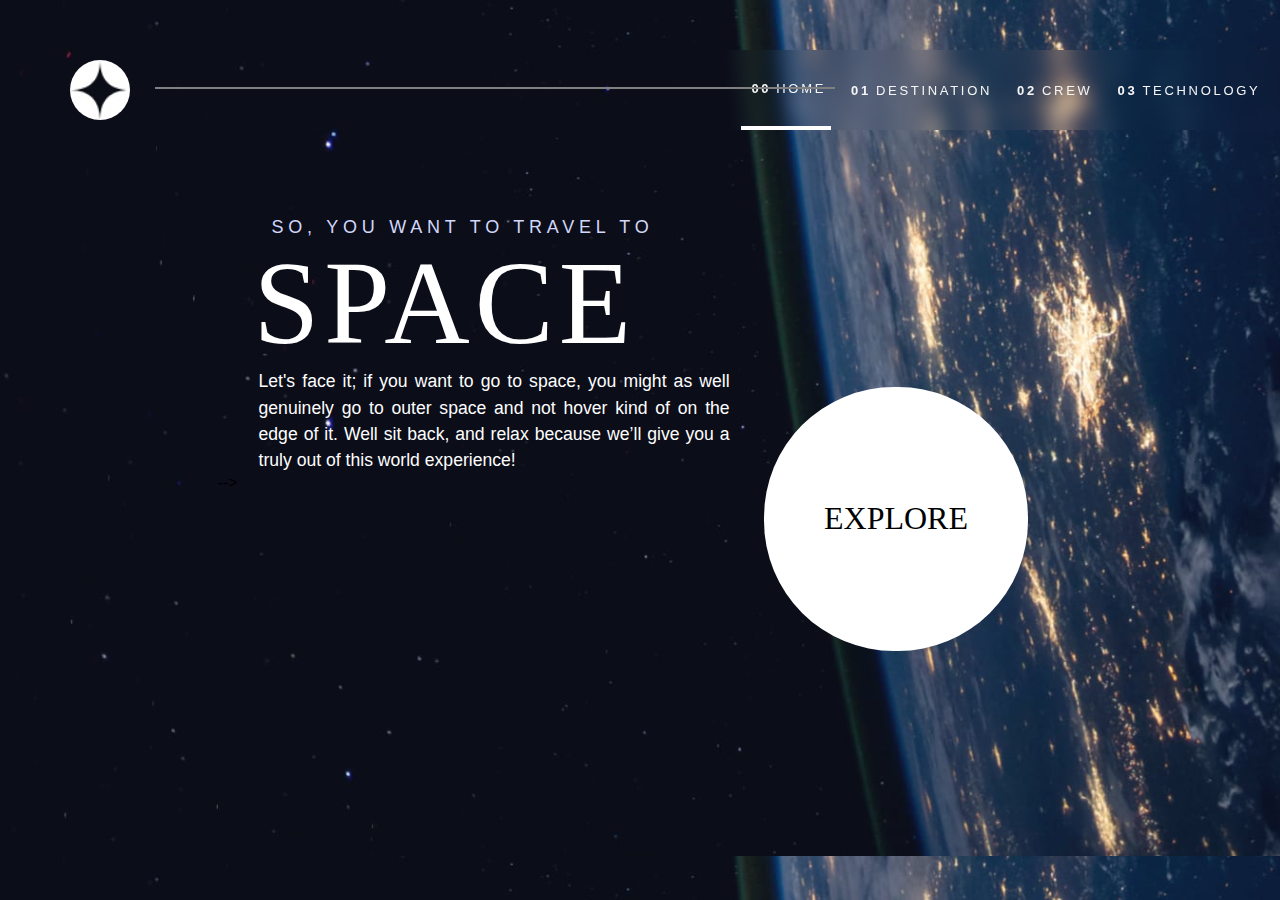
<file: index.html>
<!DOCTYPE html>
<html lang="en">
<head>
    <meta charset="UTF-8">
    <meta name="viewport" content="width=device-width, initial-scale=1.0">
    <title>gow Frontend Mentor | Space tourism website</title>
    <link rel="stylesheet" href="style.css">
    <link rel="stylesheet" href="https://cdnjs.cloudflare.com/ajax/libs/font-awesome/6.4.0/css/all.min.css"
        integrity="sha512-iecdLmaskl7CVkqkXNQ/ZH/XLlvWZOJyj7Yy7tcenmpD1ypASozpmT/E0iPtmFIB46ZmdtAc9eNBvH0H/ZpiBw=="
        crossorigin="anonymous" referrerpolicy="no-referrer" />
      
        <link rel="stylesheet" href="https://cdnjs.cloudflare.com/ajax/libs/font-awesome/6.4.2/css/all.min.css" integrity="sha512-z3gLpd7yknf1YoNbCzqRKc4qyor8gaKU1qmn+CShxbuBusANI9QpRohGBreCFkKxLhei6S9CQXFEbbKuqLg0DA==" crossorigin="anonymous" referrerpolicy="no-referrer" />

    </head>
<body class="mobile">
 <header>
        <div class="container">
            <nav class="navbar">
                <input type="checkbox" name="check" id="menu-bar">
               
                <figure class="logo">
                    <img src="image/logo.jpeg" alt="LOGO">
                </figure>
                <div class="vertical-line"></div>
                 <ul class="navlinks">
                   
                    <li><a href="./index.html" class="active"><span >00</span> HOME</a></li>
                    <li><a href="./destination.html"><span >01</span> DESTINATION</a></li>
                    <li><a href="./crew.html"><span >02</span> CREW</a></li>
                    <li><a href="./technology.html"><span >03</span> TECHNOLOGY</a></li>

                </ul>
                
              <label for="menu-bar" id="checkbox"><i class="fa-solid fa-bars" id="fb"></i>
                <i class="fa-solid fa-xmark" id="cl"></i>
            </label>
           
            </nav> 
        </div>
    </header>
   <main> 
    <section class="explorer">
        <div class="exp-mainbox">
            <div class="exp-sub-box esb1">
                <div class="epx-content">
                    <h1>SO, YOU WANT TO TRAVEL TO</h1>
                    <span>SPACE</span>
                    <p>Let's face it; if you want to go to space, you might as well genuinely go to outer space and not hover kind of on the edge of it. Well sit back, and relax because we’ll give you a truly out of this world experience!</p>-->
                 </div> 
            </div>
            <div class="exp-sub-box esb2">
                <div class="animate-main-ex">
                    <div class="animat-sub-ex">
                        <li><a href="">EXPLORE</a></li>
                    </div> 
                </div> 
            </div>
        </div>
    </section>
</main>
</body>
</html>
</file>
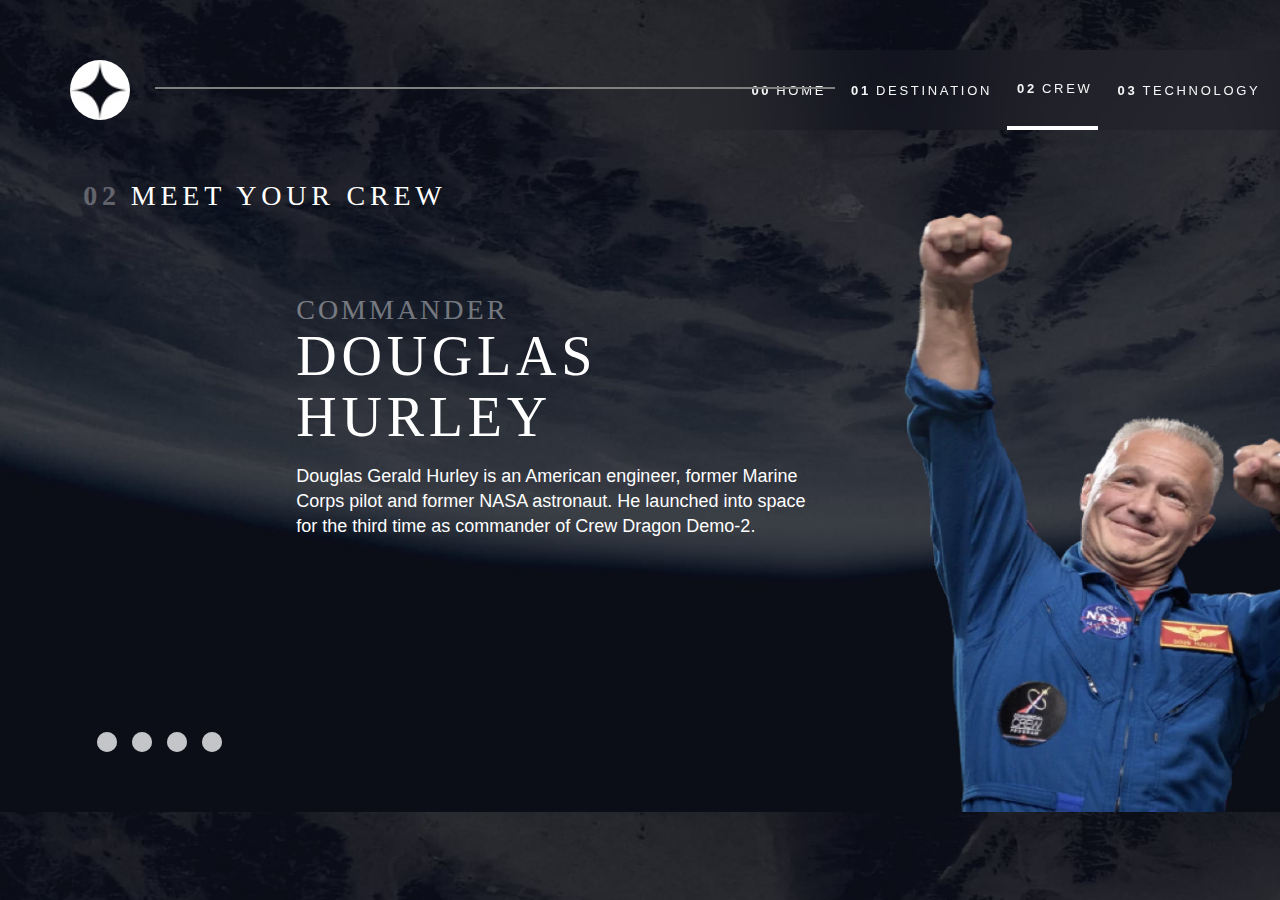
<file: crew.html>
<!DOCTYPE html>
<html lang="en">
<head>
    <meta charset="UTF-8">
    <meta name="viewport" content="width=device-width, initial-scale=1.0">
    <title>gow Frontend Mentor | Space tourism website</title>
    <link rel="stylesheet" href="crew.css">
    <link rel="stylesheet" href="https://cdnjs.cloudflare.com/ajax/libs/font-awesome/6.4.0/css/all.min.css"
        integrity="sha512-iecdLmaskl7CVkqkXNQ/ZH/XLlvWZOJyj7Yy7tcenmpD1ypASozpmT/E0iPtmFIB46ZmdtAc9eNBvH0H/ZpiBw=="
        crossorigin="anonymous" referrerpolicy="no-referrer" />
      
        <link rel="stylesheet" href="https://cdnjs.cloudflare.com/ajax/libs/font-awesome/6.4.2/css/all.min.css" integrity="sha512-z3gLpd7yknf1YoNbCzqRKc4qyor8gaKU1qmn+CShxbuBusANI9QpRohGBreCFkKxLhei6S9CQXFEbbKuqLg0DA==" crossorigin="anonymous" referrerpolicy="no-referrer" />

</head>
<body class="mobile">
    <header>
        <div class="container">
            <nav class="navbar">
                <figure class="logo">
                    <img src="image/logo.jpeg" alt="LOGO">
                </figure>
                <input type="checkbox" name="check" id="menu-bar">
                <div class="vertical-line"></div>
                <ul class="navlinks">
                    <li><a href="./index.html"><span>00</span> HOME</a></li>
                    <li><a href="./destination.html"><span>01</span> DESTINATION</a></li>
                    <li><a href="./crew.html" class="active"><span>02</span> CREW</a></li>
                    <li><a href="./technology.html"><span>03</span> TECHNOLOGY</a></li>
                </ul>
                <label for="menu-bar" id="checkbox"><i class="fa-solid fa-bars" id="fb"></i>
                    <i class="fa-solid fa-xmark" id="cl"></i>
                </label>
            </nav>
        </div>
    </header>
    <main>
        <section id="crew" class="crew">
          <div class="main-crew">
            <h1><span><b>02</b></span>MEET YOUR CREW</h1>
              <div class="slider">
            <figure class="crew-pic">
                     <input type="radio" name="radio" id="radio-btn1">
                    <input type="radio" name="radio" id="radio-btn2">
                    <input type="radio" name="radio" id="radio-btn3">
                    <input type="radio" name="radio" id="radio-btn4">
                    <div class="crew-content c1 first">
                        <div class="commender-content cc1 o1">
                              <h1>COMMANDER</h1>
                            <h2>DOUGLAS HURLEY</h2>
                            <p>Douglas Gerald Hurley is an American engineer, former Marine Corps pilot and former NASA astronaut. He launched into space for the third time as commander of Crew Dragon Demo-2.</p> 
                       </div> 
                         <div class="dot-navigation">
                            <label for="radio-btn1" id="manual-btn"></label>
                            <label for="radio-btn2" id="manual-btn"></label>
                            <label for="radio-btn3" id="manual-btn"></label>
                            <label for="radio-btn4" id="manual-btn"></label>
                        </div>
                        <div class="pic o3">
                        <figure class="commander-pic">
                            <img src="image/image-douglas-hurley.webp" alt="hurley">
                        </figure> 
                        </div>
                    </div>

                       <div class="crew-content">
                         <div class="commender-content o1">
                            <h1>MISSION SPECIALIST</h1>
                            <h2>MARK SHUTTLEWORTH</h2>
                            <p>Mark Richard Shuttleworth is the founder and CEO of Canonical, the company behind the Linux-based Ubuntu operating system. Shuttleworth became the first South African to travel to space as a space tourist.                            </p>
                        </div>
                        <div class="dot-navigation">
                            <label for="radio-btn1" id="manual-btn"></label>
                            <label for="radio-btn2" id="manual-btn"></label>
                            <label for="radio-btn3" id="manual-btn"></label>
                            <label for="radio-btn4" id="manual-btn"></label>
                        </div>
                        <div class="pic  o3">
                        <figure class="commander-pic">
                            <img src="image/image-mark-shuttleworth.webp" alt="hurley">
                        </figure>
                    </div>
                    </div>
                    
                    <div class="crew-content">
                         <div class="commender-content o1">
                            <h1>PILOT</h1>
                            <h2>VICTOR GLOVER</h2>
                            <p>Pilot on the first operational flight of the SpaceX Crew Dragon to the International Space Station. Glover is a commander in the U.S. Navy where he pilots an F/A-18.He was a crew member of Expedition 64, and served as a station systems flight engineer.</p>
                        </div>
                        <div class="dot-navigation">
                            <label for="radio-btn1" id="manual-btn"></label>
                            <label for="radio-btn2" id="manual-btn"></label>
                            <label for="radio-btn3" id="manual-btn"></label>
                            <label for="radio-btn4" id="manual-btn"></label>
                        </div>
                        <div class="pic  o3">
                        <figure class="commander-pic">
                            <img src="image/image-victor-glover.webp" alt="hurley">
                        </figure>
                    </div>
                    </div>
                        <div class="crew-content">
                         <div class="commender-content o1">
                            <h1>FLIGHT ENGINEER</h1>
                            <h2>ANOUSHEH ANSARI</h2>
                            <p>Anousheh Ansari is an Iranian American engineer and co-founder of Prodea Systems. Ansari was the fourth self-funded space tourist, the first self-funded woman to fly to the ISS, and the first Iranian in space.</p>
                        </div>
                        <div class="dot-navigation">
                            <label for="radio-btn1" id="manual-btn"></label>
                            <label for="radio-btn2" id="manual-btn"></label>
                            <label for="radio-btn3" id="manual-btn"></label>
                            <label for="radio-btn4" id="manual-btn"></label>
                        </div>
                        <div class="pic  o3">
                        <figure class="commander-pic">
                            <img src="image/image-anousheh-ansari.webp" alt="hurley">
                        </figure>
                    </div>
                    </div> 
                </figure> 
             
             </div> 
          </div>
        </section>
    </main>
</body>
</html>
</file>
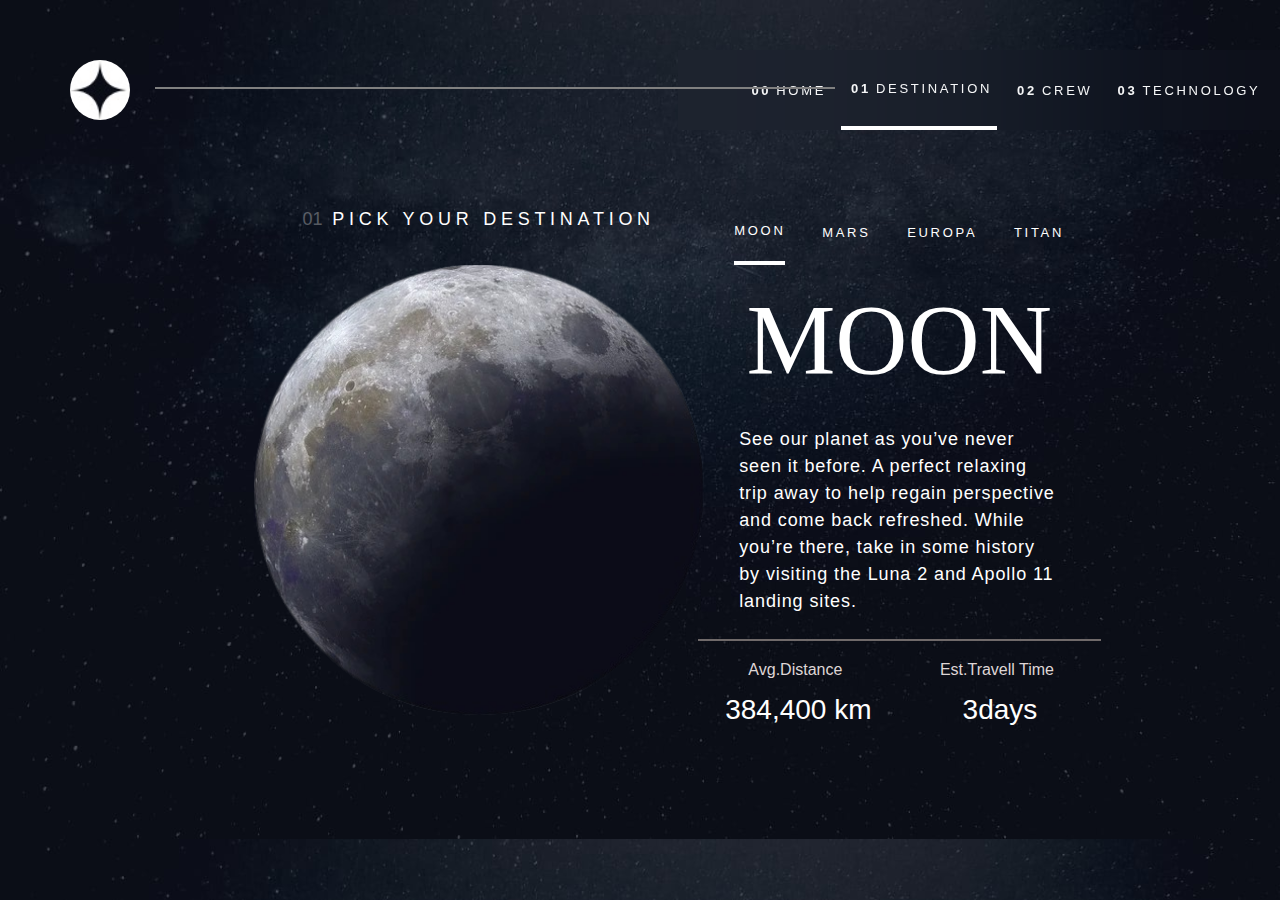
<file: destination.html>
<!DOCTYPE html>
<html lang="en">

<head>
    <meta charset="UTF-8">
    <meta name="viewport" content="width=device-width, initial-scale=1.0">
    <title>gow Frontend Mentor | Space tourism website</title>
    <link rel="stylesheet" href="destination.css">
    <link rel="stylesheet" href="https://cdnjs.cloudflare.com/ajax/libs/font-awesome/6.4.0/css/all.min.css"
        integrity="sha512-iecdLmaskl7CVkqkXNQ/ZH/XLlvWZOJyj7Yy7tcenmpD1ypASozpmT/E0iPtmFIB46ZmdtAc9eNBvH0H/ZpiBw=="
        crossorigin="anonymous" referrerpolicy="no-referrer" />
      
        <link rel="stylesheet" href="https://cdnjs.cloudflare.com/ajax/libs/font-awesome/6.4.2/css/all.min.css" integrity="sha512-z3gLpd7yknf1YoNbCzqRKc4qyor8gaKU1qmn+CShxbuBusANI9QpRohGBreCFkKxLhei6S9CQXFEbbKuqLg0DA==" crossorigin="anonymous" referrerpolicy="no-referrer" />

</head>

<body class="mobile">
    <header>
        <div class="container">
            <nav class="navbar">
                <figure class="logo">
                    <img src="image/logo.jpeg" alt="LOGO">
                </figure>
                <input type="checkbox" name="check" id="menu-bar">
                <div class="vertical-line"></div>
                <ul class="navlinks">
                    <li><a href="./index.html"><span>00</span>  HOME</a></li>
                    <li><a href="./destination.html" class="active"><span>01</span>  DESTINATION</a></li>
                    <li><a href="./crew.html"><span>02</span>  CREW</a></li>
                    <li><a href="./technology.html"><span>03</span>  TECHNOLOGY</a></li>
                </ul>
                <label for="menu-bar" id="checkbox"><i class="fa-solid fa-bars" id="fb"></i>
                    <i class="fa-solid fa-xmark" id="cl"></i>
                </label>
            </nav>
        </div>
    </header>
    <main>
         <section id="space-about">
            <div class="space-universe-about">
                 <div class="universe-box ub1">
                    <h1><span>01</span> PICK YOUR DESTINATION</h1>
                    <figure class="moon">
                        <img src="image/moon.png" alt="moon">
                    </figure>
                 </div>
                 <div class="universe-box ub2">
                   <nav class="navbar-moon">
                         <ul class="moon-navlinks">
                            <li><a href="" class="active-moon">Moon</a></li>
                            <li><a href="./mars.html">mars</a></li>
                            <li><a href="./europa.html">europa</a></li>
                            <li><a href="./titan.html">titan</a></li>
                        </ul> 
                   </nav>
                   <div class="about-moon">
                      <h1>MOON</h1>
                          <div class="moon-para">
                             <p>See our planet as you’ve never seen it before. A perfect relaxing trip away to help regain perspective and come back refreshed. While you’re there, take in some history by visiting the Luna 2 and Apollo 11 landing sites.</p>
                         </div> 
                         <div class="moov-tra-speed">
                            <div class="clc-box">
                                <h5>Avg.Distance</h5>
                                <p>384,400 km</p>
                            </div>
                            <div class="clc-box">
                                <h5>Est.Travell Time</h5>
                                <p>3days</p>
                            </div>
                         </div>
                   </div>
                 </div>
            </div>
        </section> 
    </main>
</body>

</html>
</file>
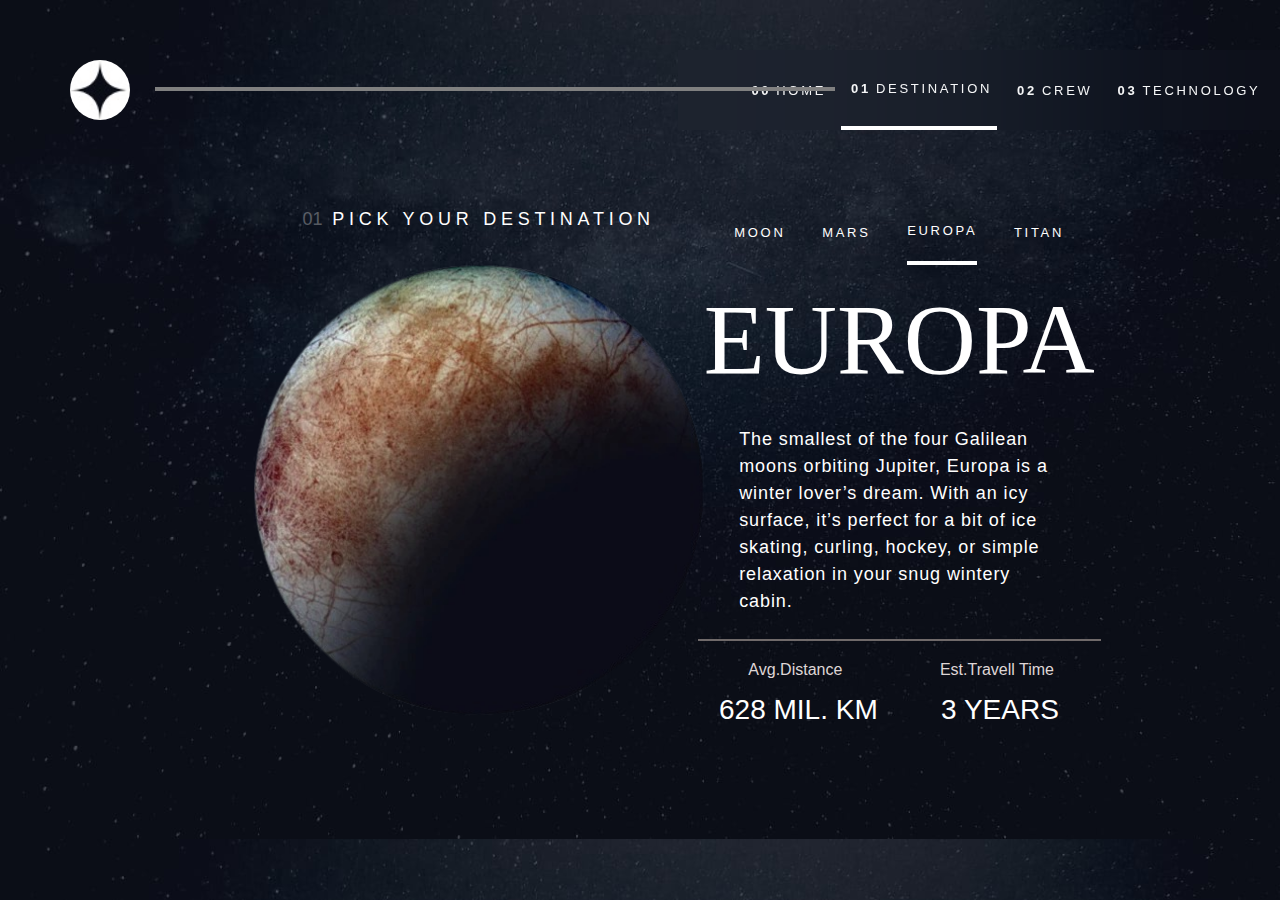
<file: europa.html>
<!DOCTYPE html>
<html lang="en">

<head>
    <meta charset="UTF-8">
    <meta name="viewport" content="width=device-width, initial-scale=1.0">
    <title>gow Frontend Mentor | Space tourism website</title>
    <link rel="stylesheet" href="europa.css">
    <link rel="stylesheet" href="https://cdnjs.cloudflare.com/ajax/libs/font-awesome/6.4.0/css/all.min.css"
        integrity="sha512-iecdLmaskl7CVkqkXNQ/ZH/XLlvWZOJyj7Yy7tcenmpD1ypASozpmT/E0iPtmFIB46ZmdtAc9eNBvH0H/ZpiBw=="
        crossorigin="anonymous" referrerpolicy="no-referrer" />
      
        <link rel="stylesheet" href="https://cdnjs.cloudflare.com/ajax/libs/font-awesome/6.4.2/css/all.min.css" integrity="sha512-z3gLpd7yknf1YoNbCzqRKc4qyor8gaKU1qmn+CShxbuBusANI9QpRohGBreCFkKxLhei6S9CQXFEbbKuqLg0DA==" crossorigin="anonymous" referrerpolicy="no-referrer" />

</head>

<body class="mobile">
    <header>
        <div class="container">
            <nav class="navbar">
                <figure class="logo">
                    <img src="image/logo.jpeg" alt="LOGO">
                </figure>
                <input type="checkbox" name="check" id="menu-bar">
                <div class="vertical-line"></div>
                <ul class="navlinks">
                    <li><a href="./index.html"><span>00</span>  HOME</a></li>
                    <li><a href="./destination.html" class="active"><span>01</span>  DESTINATION</a></li>
                    <li><a href="./crew.html"><span>02</span>  CREW</a></li>
                    <li><a href="./technology.html"><span>03</span>  TECHNOLOGY</a></li>
                </ul>
                <label for="menu-bar" id="checkbox"><i class="fa-solid fa-bars" id="fb"></i>
                    <i class="fa-solid fa-xmark" id="cl"></i>
                </label>
            </nav>
        </div>
    </header>
    <main>
         <section id="space-about">
            <div class="space-universe-about">
                 <div class="universe-box ub1">
                    <h1><span>01</span> PICK YOUR DESTINATION</h1>
                    <figure class="moon">
                        <img src="image/europa.png" alt="moon">
                    </figure>
                 </div>
                 <div class="universe-box ub2">
                   <nav class="navbar-moon">
                         <ul class="moon-navlinks">
                            <li><a href="./destination.html" >Moon</a></li>
                            <li><a href="./mars.html" >mars</a></li>
                            <li><a href="./europa.html" class="active-moon">europa</a></li>
                            <li><a href="./titan.html">titan</a></li>
                        </ul> 
                   </nav>
                   <div class="about-moon">
                      <h1>EUROPA</h1>
                          <div class="moon-para">
                             <p>The smallest of the four Galilean moons orbiting Jupiter, Europa is a winter lover’s dream. With an icy surface, it’s perfect for a bit of ice skating, curling, hockey, or simple relaxation in your snug wintery cabin.</p>
                         </div> 
                         <div class="moov-tra-speed">
                            <div class="clc-box">
                                <h5>Avg.Distance</h5>
                                <p>628 MIL. KM</p>
                            </div>
                            <div class="clc-box">
                                <h5>Est.Travell Time</h5>
                                <p>3 YEARS</p>
                            </div>
                         </div>
                   </div>
                 </div>
            </div>
        </section> 
    </main>
</body>

</html>
</file>
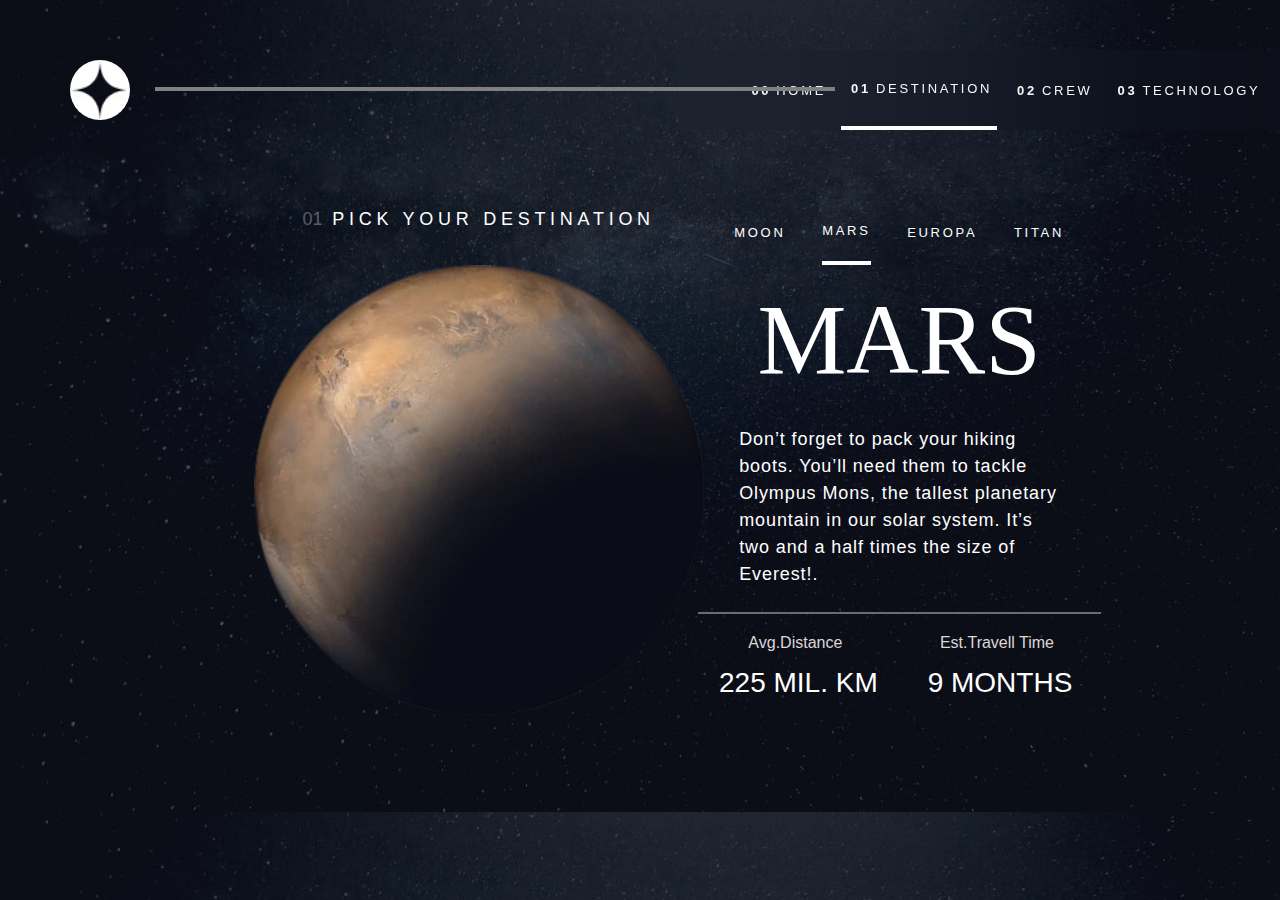
<file: mars.html>
<!DOCTYPE html>
<html lang="en">

<head>
    <meta charset="UTF-8">
    <meta name="viewport" content="width=device-width, initial-scale=1.0">
    <title>gow Frontend Mentor | Space tourism website</title>
    <link rel="stylesheet" href="mars.css">
    <link rel="stylesheet" href="https://cdnjs.cloudflare.com/ajax/libs/font-awesome/6.4.0/css/all.min.css"
        integrity="sha512-iecdLmaskl7CVkqkXNQ/ZH/XLlvWZOJyj7Yy7tcenmpD1ypASozpmT/E0iPtmFIB46ZmdtAc9eNBvH0H/ZpiBw=="
        crossorigin="anonymous" referrerpolicy="no-referrer" />
      
        <link rel="stylesheet" href="https://cdnjs.cloudflare.com/ajax/libs/font-awesome/6.4.2/css/all.min.css" integrity="sha512-z3gLpd7yknf1YoNbCzqRKc4qyor8gaKU1qmn+CShxbuBusANI9QpRohGBreCFkKxLhei6S9CQXFEbbKuqLg0DA==" crossorigin="anonymous" referrerpolicy="no-referrer" />

</head>

<body class="mobile">
    <header>
        <div class="container">
            <nav class="navbar">
                <figure class="logo">
                    <img src="image/logo.jpeg" alt="LOGO">
                </figure>
                <input type="checkbox" name="check" id="menu-bar">
                <div class="vertical-line"></div>
                <ul class="navlinks">
                    <li><a href="./index.html"><span>00</span>  HOME</a></li>
                    <li><a href="./destination.html" class="active"><span>01</span>  DESTINATION</a></li>
                    <li><a href="./crew.html"><span>02</span>  CREW</a></li>
                    <li><a href="./technology.html"><span>03</span>  TECHNOLOGY</a></li>
                </ul>
                <label for="menu-bar" id="checkbox"><i class="fa-solid fa-bars" id="fb"></i>
                    <i class="fa-solid fa-xmark" id="cl"></i>
                </label>
            </nav>
        </div>
    </header>
    <main>
         <section id="space-about">
            <div class="space-universe-about">
                 <div class="universe-box ub1">
                    <h1><span>01</span> PICK YOUR DESTINATION</h1>
                    <figure class="moon">
                        <img src="image/mars.png" alt="moon">
                    </figure>
                 </div>
                 <div class="universe-box ub2">
                   <nav class="navbar-moon">
                         <ul class="moon-navlinks">
                            <li><a href="./destination.html" >Moon</a></li>
                            <li><a href="./mars.html" class="active-moon">mars</a></li>
                            <li><a href="./europa.html">europa</a></li>
                            <li><a href="./titan.html">titan</a></li>
                        </ul> 
                   </nav>
                   <div class="about-moon">
                      <h1>MARS</h1>
                          <div class="moon-para">
                             <p>Don’t forget to pack your hiking boots. You’ll need them to tackle Olympus Mons, the tallest planetary mountain in our solar system. It’s two and a half times the size of Everest!.</p>
                         </div> 
                         <div class="moov-tra-speed">
                            <div class="clc-box">
                                <h5>Avg.Distance</h5>
                                <p>225 MIL. KM</p>
                            </div>
                            <div class="clc-box">
                                <h5>Est.Travell Time</h5>
                                <p>9 MONTHS</p>
                            </div>
                         </div>
                   </div>
                 </div>
            </div>
        </section> 
    </main>
</body>

</html>
</file>
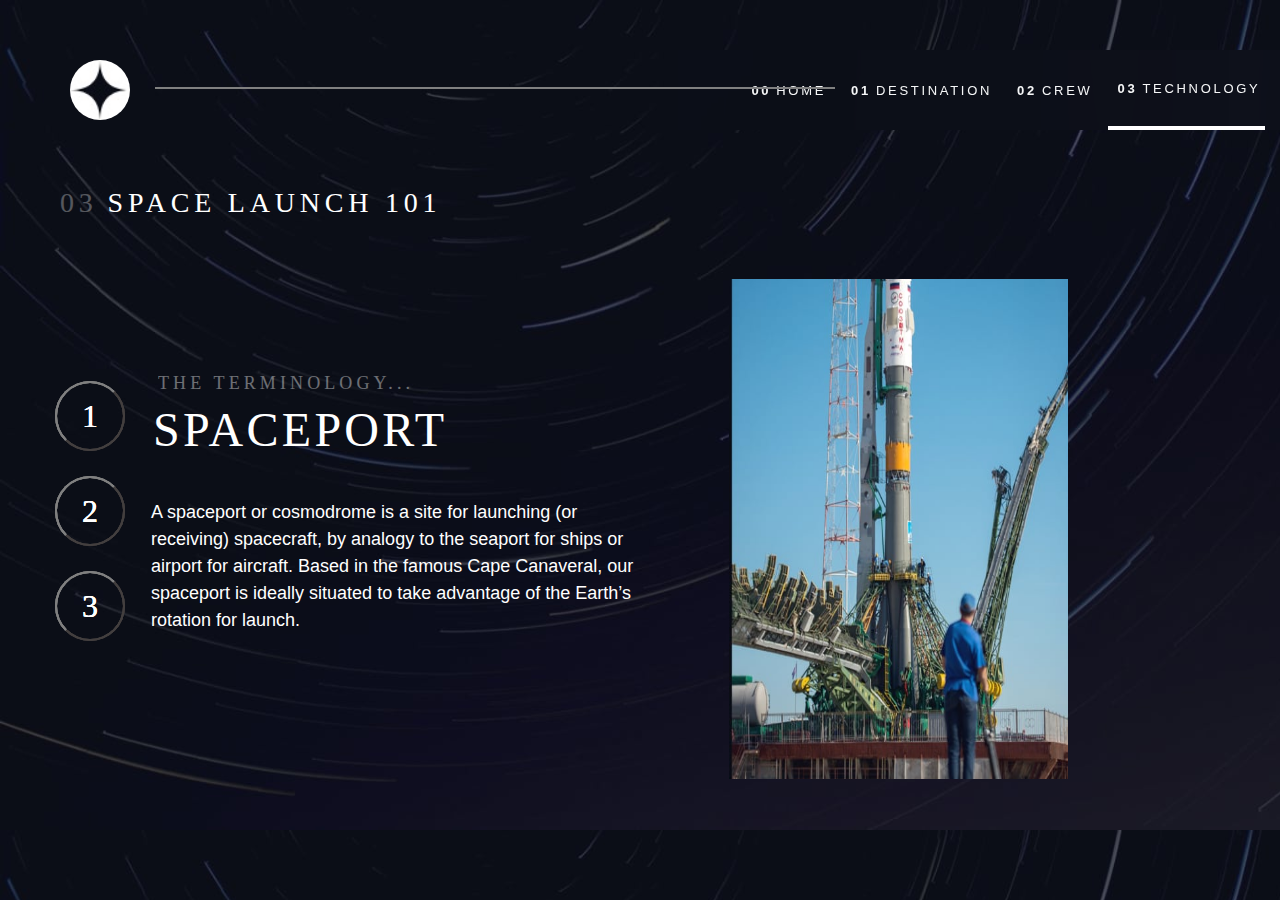
<file: technology.html>
<!DOCTYPE html>
<html lang="en">
<head>
    <meta charset="UTF-8">
    <meta name="viewport" content="width=device-width, initial-scale=1.0">
    <title>gow Frontend Mentor | Space tourism website</title>
    <link rel="stylesheet" href="tech.css">
    <link rel="stylesheet" href="https://cdnjs.cloudflare.com/ajax/libs/font-awesome/6.4.0/css/all.min.css"
        integrity="sha512-iecdLmaskl7CVkqkXNQ/ZH/XLlvWZOJyj7Yy7tcenmpD1ypASozpmT/E0iPtmFIB46ZmdtAc9eNBvH0H/ZpiBw=="
        crossorigin="anonymous" referrerpolicy="no-referrer" />
      
        <link rel="stylesheet" href="https://cdnjs.cloudflare.com/ajax/libs/font-awesome/6.4.2/css/all.min.css" integrity="sha512-z3gLpd7yknf1YoNbCzqRKc4qyor8gaKU1qmn+CShxbuBusANI9QpRohGBreCFkKxLhei6S9CQXFEbbKuqLg0DA==" crossorigin="anonymous" referrerpolicy="no-referrer" />
</head>
<body class="mobile">
    <header>
        <div class="container">
            <nav class="navbar">
                <figure class="logo">
                    <img src="image/logo.jpeg" alt="LOGO">
                </figure>
                <input type="checkbox" name="check" id="menu-bar">
                <div class="vertical-line"></div>
              <ul class="navlinks">
                    <li><a href="./index.html"><span >00</span> HOME</a></li>
                    <li><a href="./destination.html"><span>01</span> DESTINATION</a></li>
                    <li><a href="./crew.html" ><span >02</span> CREW</a></li>
                    <li><a href="./technology.html"class="active"><span>03</span> TECHNOLOGY</a></li>
                </ul>
                <label for="menu-bar" id="checkbox"><i class="fa-solid fa-bars" id="fb"></i>
                    <i class="fa-solid fa-xmark" id="cl"></i>
                </label>
            </nav>
        </div>
    </header>
    <main>
        <section id="slider">
            <div class="slider-main">
                 <h1><span>03</span>SPACE LAUNCH 101</h1>
               <div class="main-slider-space">
                    <figure class="slide-content">
                        <input type="radio" name="radio" id="radio-btn1">
                        <input type="radio" name="radio" id="radio-btn2">
                        <input type="radio" name="radio" id="radio-btn3">
                        
                        <div class="main-content c1 first">
                                     <div class="lunch-vechile lv1">
                                           <div class="con">
                                            <h1>THE TERMINOLOGY...</h1>
                                            <h2>LAUNCH VEHICLE</h2>
                                            <p>A launch vehicle or carrier rocket is a rocket-propelled vehicle used to carry a payload from Earth's surface to space, usually to Earth orbit or beyond. Our WEB-X carrier rocket is the most powerful in operation. Standing 150 metres tall, it's quite an awe-inspiring sight on the launch pad!</p>
                                       </div>   
                                    </div>
                                    <div class="dot-navigation">
                                        <label for="radio-btn1" id="manual-btn">1</label>
                                        <label for="radio-btn2" id="manual-btn">2</label>
                                        <label for="radio-btn3" id="manual-btn">3</label>
                                    </div> 
                                    <div class="lunch-vechile lv2">
                                        <figure class="lunch-vechile-pic">
                                            <img src="image/05.jpeg" alt="lunch"> 
                                        </figure>
                                    </div> 
                        </div>
        
        
                         <div class="main-content">  
                                    <div class="lunch-vechile lv1">
                                        <div class="con">
                                            <h1>THE TERMINOLOGY...</h1>
                                            <h2>SPACEPORT</h2>
                                            <p>A spaceport or cosmodrome is a site for launching (or receiving) spacecraft, by analogy to the seaport for ships or airport for aircraft. Based in the famous Cape Canaveral, our spaceport is ideally situated to take advantage of the Earth’s rotation for launch.</p>
                                        </div>
                                    </div>
                                    <div class="dot-navigation">
                                        <label for="radio-btn1" id="manual-btn">1</label>
                                        <label for="radio-btn2" id="manual-btn">2</label>
                                        <label for="radio-btn3" id="manual-btn">3</label>
                                    </div> 
                                    <div class="lunch-vechile lv2">
                                        <figure class="lunch-vechile-pic">
                                            <img src="image/10.jpeg" alt="lunch"> 
                                        </figure>
                                    </div>
                                </div>
        
                                 <div class="main-content ">  
                                    <div class="lunch-vechile lv1">
                                        <div class="con">
                                            <h1>THE TERMINOLOGY...</h1>
                                            <h2>SPACE CAPSULE</h2>
                                            <p>A space capsule is an often-crewed spacecraft that uses a blunt-body reentry capsule to reenter the Earth's atmosphere without wings. Our capsule is where you'll spend your time during the flight. It includes a space gym, cinema, and plenty of other activities to keep you entertained.</p>
                                        </div>
                                    </div>
                                    <div class="dot-navigation">
                                        <label for="radio-btn1" id="manual-btn">1</label>
                                        <label for="radio-btn2" id="manual-btn">2</label>
                                        <label for="radio-btn3" id="manual-btn">3</label>
                                    </div> 
                                    <div class="lunch-vechile lv2">
                                        <figure class="lunch-vechile-pic">
                                            <img src="image/09.jpeg" alt="lunch"> 
                                        </figure>
                                    </div>
                                </div>  
                    </figure>
                  
                </div>
            </div>
        </section>
    </main>
</body>
</html>
</file>
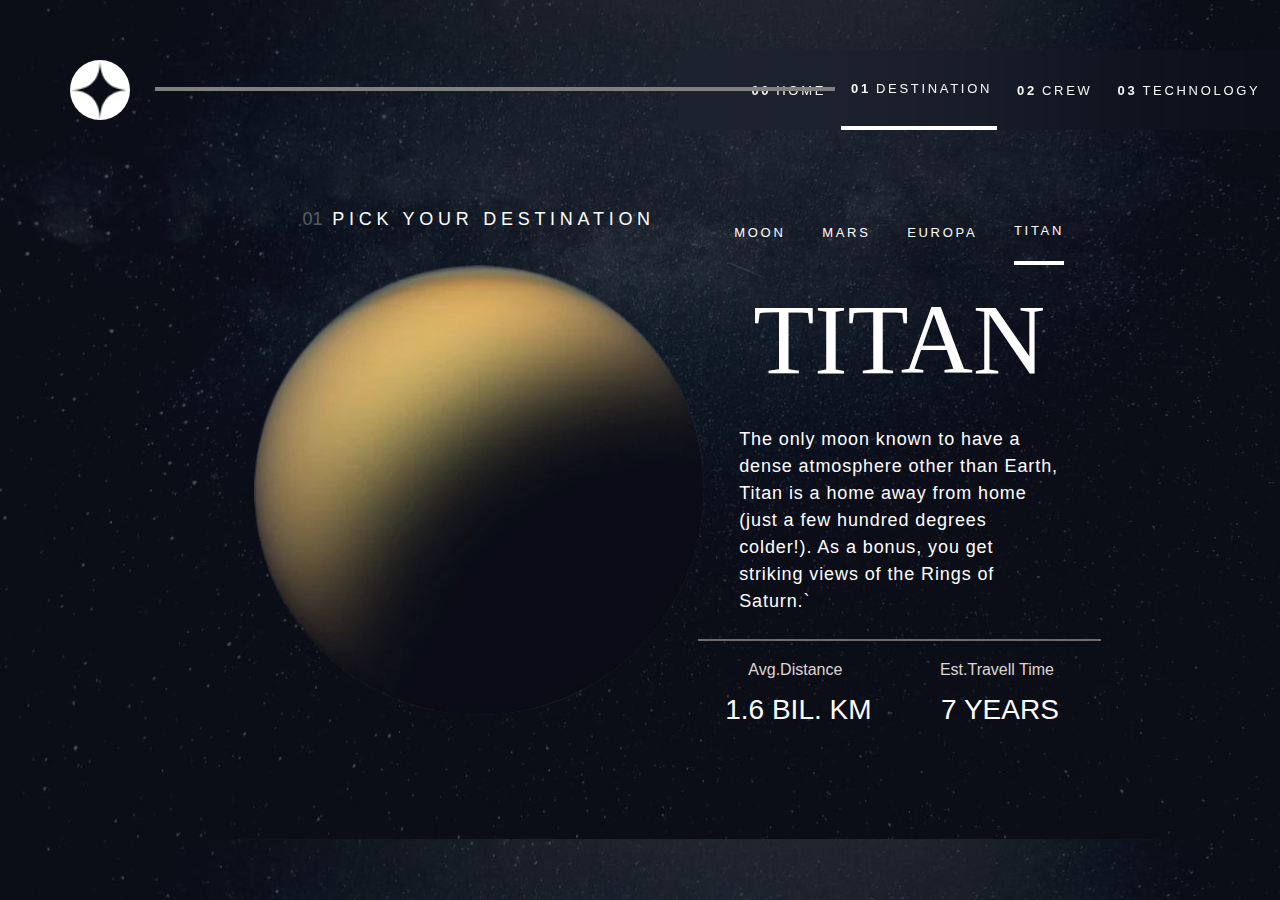
<file: titan.html>
<!DOCTYPE html>
<html lang="en">

<head>
    <meta charset="UTF-8">
    <meta name="viewport" content="width=device-width, initial-scale=1.0">
    <title>gow Frontend Mentor | Space tourism website</title>
    <link rel="stylesheet" href="titan.css">
    <link rel="stylesheet" href="https://cdnjs.cloudflare.com/ajax/libs/font-awesome/6.4.0/css/all.min.css"
        integrity="sha512-iecdLmaskl7CVkqkXNQ/ZH/XLlvWZOJyj7Yy7tcenmpD1ypASozpmT/E0iPtmFIB46ZmdtAc9eNBvH0H/ZpiBw=="
        crossorigin="anonymous" referrerpolicy="no-referrer" />
      
        <link rel="stylesheet" href="https://cdnjs.cloudflare.com/ajax/libs/font-awesome/6.4.2/css/all.min.css" integrity="sha512-z3gLpd7yknf1YoNbCzqRKc4qyor8gaKU1qmn+CShxbuBusANI9QpRohGBreCFkKxLhei6S9CQXFEbbKuqLg0DA==" crossorigin="anonymous" referrerpolicy="no-referrer" />

</head>

<body class="mobile">
    <header>
        <div class="container">
            <nav class="navbar">
                <figure class="logo">
                    <img src="image/logo.jpeg" alt="LOGO">
                </figure>
                <input type="checkbox" name="check" id="menu-bar">
                <div class="vertical-line"></div>
                <ul class="navlinks">
                    <li><a href="./index.html"><span>00</span>  HOME</a></li>
                    <li><a href="./destination.html" class="active"><span>01</span>  DESTINATION</a></li>
                    <li><a href="./crew.html"><span>02</span>  CREW</a></li>
                    <li><a href="./technology.html"><span>03</span>  TECHNOLOGY</a></li>
                </ul>
                <label for="menu-bar" id="checkbox"><i class="fa-solid fa-bars" id="fb"></i>
                    <i class="fa-solid fa-xmark" id="cl"></i>
                </label>
            </nav>
        </div>
    </header>
    <main>
         <section id="space-about">
            <div class="space-universe-about">
                 <div class="universe-box ub1">
                    <h1><span>01</span> PICK YOUR DESTINATION</h1>
                    <figure class="moon">
                        <img src="image/titan.png" alt="moon">
                    </figure>
                 </div>
                 <div class="universe-box ub2">
                   <nav class="navbar-moon">
                         <ul class="moon-navlinks">
                            <li><a href="./destination.html" >Moon</a></li>
                            <li><a href="./mars.html" >mars</a></li>
                            <li><a href="./europa.html" >europa</a></li>
                            <li><a href="" class="active-moon">titan</a></li>
                        </ul> 
                   </nav>
                   <div class="about-moon">
                      <h1>TITAN</h1>
                          <div class="moon-para">
                             <p>The only moon known to have a dense atmosphere other than Earth, Titan is a home away from home (just a few hundred degrees colder!). As a bonus, you get striking views of the Rings of Saturn.`</p>
                         </div> 
                         <div class="moov-tra-speed">
                            <div class="clc-box">
                                <h5>Avg.Distance</h5>
                                <p>1.6 BIL. KM</p>
                            </div>
                            <div class="clc-box">
                                <h5>Est.Travell Time</h5>
                                <p>7 YEARS</p>
                            </div>
                         </div>
                   </div>
                 </div>
            </div>
        </section> 
    </main>
</body>

</html>
</file>
<file: style.css>
@import url('https://fonts.googleapis.com/css2?family=Noto+Sans+Vithkuqi:wght@400;600;700&family=Roboto:wght@100;300&display=swap');
*{
    margin: 0%;
    padding: 0%;
    box-sizing: border-box;
    text-decoration: none;
    list-style-type: none;
}
:root{
    --ff-serif: "Bellefair", serif;
    --ff-sans-cond: "Barlow Condensed", sans-serif;
    --ff-sans-normal: "Barlow", sans-serif;
    --fs-900: clamp(5rem, 8vw + 1rem, 9.375rem);
    --clr-white: 0 0% 100%;
    --fs-500: 1.75rem;
    --ff-sans-normal: "Barlow", sans-serif;
    --fs-400: 1.125rem;
    --clr-light: 231 77% 90%;
}
html body{
    width: 100%;
    height: 100%;
    margin: 0;
    padding: 0;
    font-family: var(--ff-sans-normal);
    background: url(image/home-bg.jpeg);
    background-size:cover;
    
   
}
.container{
    width: 100%;
    height:130px;
    display: flex;
    justify-content: center;
    align-items: center;
    align-items: flex-end;
}
.navbar{
    width: 100%;
    height: 80px;
   
    display: flex;
    position: relative;
}
.logo{
    width:200px;
    height: 80px;
  
    display:flex;
    justify-content: center;
    align-items: center;
}
 .logo img{
    border-radius: 50px;
    width: 60px;
} 
.vertical-line{
    width: 680px;
    height: 2px;
    border: 1px solid gray;
    margin-top: 37px;
    position: absolute;
    left: 155px;
    z-index: 2;
}
.navlinks{
width: 650px;
height: 80px;
backdrop-filter: blur(10px);
display: flex;
justify-content: center;
align-items: center;
gap: 10px;
position: absolute;
left: 53%;

}

.navlinks li a{
    color: #f5f6f7ff;
    font-family: var(--ff-sans-cond);
    letter-spacing: 2.7px;
    font-size:13px;
    padding: 5px;
    width: 100%;
    height: 80px;
    display: flex;
    justify-content: center;
    align-items: center;
   
}
.navlinks li a span{
    opacity: 1;
    padding: 5px;
    font-weight:700;
    font-size: 13px;
}
.navlinks li a:hover{
    border-bottom: 4px solid white;
    transition: 0.2s;
}
.active{
    border-bottom: 4px solid white;
}
.explorer{
    width: 100%;
    height: auto;
    display: flex;
    justify-content: center;
}
.exp-mainbox{
    width:66%;
    height:auto ;
    margin-top: 4%;
    display: flex;
}
.exp-sub-box{
    width: 50vw;
    height: 75vh;
 
    display: flex;
    justify-content:flex-end;
    align-items: flex-start;
   
}

.epx-content{
    width: 40vw;
    height:auto;
  
    margin-top: 7%;
}
.epx-content h1{
    color:hsl(var(--clr-light));
    text-align:left;
    letter-spacing: 4.75px;
    font-family: var(--ff-sans-cond);
    font-size:var(--fs-400);
    font-weight: 400;
    margin-left: 54px;
    
}
.epx-content span{
    margin-left: 7%;
    color: hsl(var(--clr-white));
    letter-spacing: 5px;
    font-size:var(--fs-900);
    text-align: center;
    font-family:var(--ff-serif);
    font-weight: 400;
    text-transform: uppercase;
    line-height: 1.1;
    box-sizing: border-box;
}
.epx-content p{
    color: #fefefe;
    font-weight: 400;
    text-align: justify;
    font-family: var(--ff-sans-normal);
    margin-left: 8%;
    line-height: 1.50;
    max-width: 13cm;
    font-size: 1.10rem;
   

}
.esb2{
    display: flex;
    justify-content: center;
    align-items: center;
}
.animate-main-ex{
    width: 264px;
    height: 264px;
    border-radius: 200px;
    backdrop-filter: blur(10px);
 
    transition: width 1s, height 1s;
    display: flex;
    justify-content: center;
    align-items: center;
    
    
}
.animate-main-ex:hover{
    width: 380px;
    height:380px;
    display: flex;
    border-radius: 200px;
    justify-content: center;
    align-items: center;
   backdrop-filter: blur(20px);
}

.animat-sub-ex{
    width: 264px;
    height: 264px;
    border-radius: 130px;
    background-color: #ffffff;
    color: black;
    display: flex;
    justify-content: center;
    align-items: center;
}
.animat-sub-ex li a{
    color: black;
    font-size: 2rem;
    font-weight: 300;
    font-family:var(--ff-serif);
}
#menu-bar{
    display: none;
}
#checkbox{
   width: 100px;
   height: 80px;
   font-size: 2rem;
   color: hsl(var(--clr-white));
   position: absolute;
   left: 89%;
   display: flex;
   justify-content: center;
   align-items: center;
   display: none;

}
@media(max-width:800px){
    .mobile{
    background: url(image/background-home-mobile.jpg);
     background-size:cover;
     overflow-x: hidden;

    }
     .container{
        width: 100vw;
        height:170px;
     
        display: flex;
        justify-content: center;
        align-items: center;
 
     
    }
    .navbar{
        width: 100vw;
        height: 80px;
        display: flex;
        margin-top: 2%;
       
    }
    .logo{
        width:30%;
        height: 80px;
        display:flex;
        justify-content: center;
        align-items: center;

    }
     .logo img{
        border-radius: 50px;
        width: 60px;
    } 
    .vertical-line{
      display: none;
    }
     .navlinks{
        width:46vw;
         height:713px;   
         backdrop-filter: blur(200px);
        margin-top:-7;
        margin-left:auto;
       display: inline-block;
       display: flex;
       flex-direction: column;
       align-items: flex-start; 
       
       display: none;
       z-index: 1;
    } 
    .navlinks li a{
        color: #f5f6f7ff;
        font-family: var(--ff-sans-cond);
        letter-spacing: 2.7px;
        font-size: 1rem;
        padding: 5px;
        width: 100%;
        height: 80px;
        display: flex;
        justify-content: center;
        align-items: center;
    }
    .navlinks li a:hover{
        border-bottom: 4px solid white;
        transition: 0.2s;
    }
    .active{
        border-bottom: 4px solid white;
    }
    #checkbox{
        font-size: 2.50rem;
        color: hsl(var(--clr-white));
        justify-content: flex-end;
        align-items: center;
        display: block;
        width: 100vw;
        position: relative;
        left:-43px;
        display: flex;
        z-index: 2;
    }
 
    #checkbox:hover{
        cursor: pointer;
      
    }
    #menu-bar:checked~ .navlinks{
        display: flex;
    }
  #cl{
        display: none;
    }
   #menu-bar:checked~ label #fb{
         display: none;
   }
   #menu-bar:checked~ label #cl{
    display: block;
}
    .explorer{
        width: 100vw;
        height: auto;
   
        display: flex;
        justify-content: center;
    }
    .exp-mainbox{
        width: 90vw;
        height:auto;
    
        display: flex;
        flex-wrap: wrap;
        justify-content: center;
    }
    .exp-sub-box{
        width: 90vw;
        height: auto;
    
        display: flex;
        justify-content:flex-end;
        align-items: flex-start;
       
    }
    .epx-content{
        width: 90vw;
        height:auto;
        
        display: flex;
        flex-direction: column;
         margin-top: 0%; 
         justify-content: center;
    }
    .epx-content h1{
        color:hsl(var(--clr-light));
        text-align:center;
        letter-spacing: 4.75px;
        font-family: var(--ff-sans-cond);
        font-size:var(--fs-400);
        font-weight: 400;
        margin-left: 0%;
        
    }
    .epx-content p{
        color: #fefefe;
        font-weight: 400;
        text-align: justify;
        font-family: var(--ff-sans-normal);
        margin-left: 8%;
        line-height: 1.80;
        max-width: 50cm;
        font-size: 1.10rem;
       
    
    }
    .epx-content span{
        width: 90vw;
        height:auto;
        margin: 0%;
        color: hsl(var(--clr-white));
        letter-spacing: 5px;
        font-size:var(--fs-900);
        text-align: center;
        font-family:var(--ff-serif);
        font-weight: 400;
        text-transform: uppercase;
        line-height: 1.1;
        box-sizing: border-box;
    }
    .esb2{
        display: flex;
        justify-content: center;
        align-items: center;
          height: 45vh;
          z-index: 0;
    }
    .animate-main-ex{
        width: 264px;
        height: 264px;
        border-radius: 200px;
        transition: width 1s, height 1s;
        display: flex;
        justify-content: center;
        align-items: center;
      
    }
    .animate-main-ex:hover{
        width: 380px;
        height:380px;
        display: flex;
        border-radius: 300px;
        justify-content: center;
        align-items: center;
        background-color: rgba(84, 81, 81, 0.4);
        -webkit-backdrop-filter: sepia(100%);
        backdrop-filter: sepia(100%);
    }
    
    .animat-sub-ex{
        width: 264px;
        height: 264px;
        border-radius: 130px;
        background-color: #ffffff;
        color: black;
        display: flex;
        justify-content: center;
        align-items: center;
        
    }
    .animat-sub-ex li a{
        color: black;
        font-size: 2rem;
        font-weight: 300;
        font-family:var(--ff-serif);
    }
}
</file>
<file: crew.css>
@import url('https://fonts.googleapis.com/css2?family=Noto+Sans+Vithkuqi:wght@400;600;700&family=Roboto:wght@100;300&display=swap');
*{
    margin: 0%;
    padding: 0%;
    box-sizing: border-box;
    text-decoration: none;
    list-style-type: none;
}
:root{
    --ff-serif: "Bellefair", serif;
    --ff-sans-cond: "Barlow Condensed", sans-serif;
    --ff-sans-normal: "Barlow", sans-serif;
    --fs-900: clamp(5rem, 8vw + 1rem, 9.375rem);
    --clr-white: 0 0% 100%;
    --fs-500: 1.75rem;
    --fs-800: 6.25rem;
    --fs-700: 3.5rem;
    --fs-600: 2rem;
    --fs-400: 1.125rem;
    --ff-sans-normal: "Barlow", sans-serif;
    --flow-space: 2rem;
}
html body{
    width: 100%;
    height: 100%;
     margin: 0;
    padding: 0;
    font-family: var(--ff-sans-normal);
    background: url(image/13.jpeg);
    background-size:cover;
    
   
}
.container{
    width: 100%;
    height:130px;
    display: flex;
    justify-content: center;
    align-items: center;
    align-items: flex-end;
}
.navbar{
    width: 100%;
    height: 80px;
   
    display: flex;
    position: relative;
}
.logo{
    width:200px;
    height: 80px;
  
    display:flex;
    justify-content: center;
    align-items: center;
}
 .logo img{
    border-radius: 50px;
    width: 60px;
} 
.vertical-line{
    width: 680px;
    height: 2px;
    border: 1px solid gray;
    margin-top: 37px;
    position: absolute;
    left: 155px;
    z-index: 2;
}
.navlinks{
width: 650px;
height: 80px;
box-sizing: border-box;
backdrop-filter: blur(50px);
display: flex;
justify-content: center;
align-items: center;
gap: 10px;
position: absolute;
left: 53%;
}
.navlinks li a{
    color: #f5f6f7ff;
    font-family: var(--ff-sans-cond);
    letter-spacing: 2.7px;
    font-size: 13px;
    padding: 5px;
    width: 100%;
    height: 80px;
    display: flex;
    justify-content: center;
    align-items: center;
}
.navlinks li a span{
    opacity: 1;
    padding: 5px;
    font-weight: 700;
    font-size: 700;
}
.navlinks li a:hover{
    border-bottom: 4px solid white;
    transition: 0.2s;
}
.active{
    border-bottom: 4px solid white;
}
#menu-bar{
    display: none;
}
#checkbox{
   width: 100px;
   height: 80px;
   font-size: 2rem;
   color: hsl(var(--clr-white));
   position: absolute;
   left: 89%;
   display: flex;
   justify-content: center;
   align-items: center;
   display: none;
}
#crew{
    width: 100%;
    height:auto;
  
    display: flex;
    justify-content: center;  
}
.main-crew{
    width: 1300px;
    height: auto;
    margin-top: 4%;
    margin-left: 13%;
 
}
.main-crew h1{
    color: hsl(var(--clr-white));
    font-size: var(--fs-500);
    font-family: var(--ff-serif);
    font-weight: 400;
    line-height: 1.1;
    letter-spacing: 4.78px;
    margin: 0%;
}
.main-crew span{
    opacity: 0.3;
    padding: 10px;
}
.slider{
    width: 1300px;
    height: 600px;
    position: relative;
    overflow: hidden;
    display: flex;
    justify-content: center;
}
.crew-pic{
    width:1300px;
    height:600px;
    display: flex;
    justify-content: center;
}
.crew-pic input{
    display: none;
}
.crew-content{
    width:1300px;
    height:auto;
  
    display: flex;
    justify-content: center;
    gap: 20px;
}
.c1{
    margin-left: 298%;
}
.commender-content{
    width: 40vw;
    height: auto;
   
    margin-top: 7%;
   
}
.commender-content h1{
    color: hsl(var(--clr-white));
    font-size: var(--fs-500);
    font-family: var(--ff-serif);
    opacity: 0.4;
    letter-spacing:3px;
    margin: 0%;
}
.commender-content h2{
    color: hsl(var(--clr-white));
    font-size: var(--fs-700);
    font-family: var(--ff-serif);
    letter-spacing: 4.78px;
    line-height: 1.1;
    font-weight: 300;

}
.commender-content p{
    color: hsl(var(--clr-white));
    font-family: var(--ff-sans-normal);
    font-size: var(--fs-400);
    line-height: 1.40;
    font-weight: 400;
    margin-top: 3%;
    
}
.pic{
    width: 650px;
    height: 600px;
   
}
.commander-pic{
    width: 650px;
    height: 600px;
  
    display: flex;
    justify-content: center;
    align-items: center;
}
.commander-pic img{
    width: 500px;
    height: 600px;
}
.dot-navigation{
    width: 250px;
    height: 100px;
    display: flex;
    justify-content: center;
    align-items: center;
    gap: 15px;
   
    position: absolute;
    left: -3%;
    top:80%;
}
#manual-btn{
    width: 20px;
    height: 20px;
    background-color: hsl(var(--clr-white));
    border-radius: 50px;
    opacity: 0.3;

}
#manual-btn:hover{
    cursor: pointer;
   opacity: 1;
}
#radio-btn1:checked ~.first{
    margin-left: 298%;
}
#radio-btn2:checked ~.first{
    margin-left: 100%;
}
#radio-btn3:checked ~.first{
    margin-left: -95%;
}
#radio-btn4:checked ~.first{
    margin-left: -300%;
}
@media(max-width:800px){
    .mobile{
        width: 100%;
        height: 100%;
    background: url(image/13.jpeg);
     background-size:cover;
     background-attachment: fixed;
    background-repeat: no-repeat;

    }
     .container{
        width: 100vw;
        height:170px;
     
        display: flex;
        justify-content: center;
        align-items: center;
 
     
    }
    .navbar{
        width: 100vw;
        height: 80px;
        display: flex;
        margin-top: 2%;
       
    }
    .logo{
        width:30%;
        height: 80px;
        display:flex;
        justify-content: center;
        align-items: center;

    }
     .logo img{
        border-radius: 50px;
        width: 60px;
    } 
    .vertical-line{
      display: none;
    }
     .navlinks{
        width:46vw;
         height:713px;   
         backdrop-filter: blur(200px);
        margin-top:-7;
        margin-left:auto;
       display: inline-block;
       display: flex;
       flex-direction: column;
       align-items: flex-start; 
       
       display: none;
       z-index: 1;
    } 
    .navlinks li a{
        color: #f5f6f7ff;
        font-family: var(--ff-sans-cond);
        letter-spacing: 2.7px;
        font-size: 1rem;
        padding: 5px;
        width: 100%;
        height: 80px;
        display: flex;
        justify-content: center;
        align-items: center;
    }
    .navlinks li a:hover{
        border-bottom: 4px solid white;
        transition: 0.2s;
    }
    .active{
        border-bottom: 4px solid white;
    }
    #checkbox{
        font-size: 2.50rem;
        color: hsl(var(--clr-white));
        justify-content: flex-end;
        align-items: center;
        display: block;
        width: 100vw;
        position: relative;
        left:-43px;
        display: flex;
        z-index: 2;
    }
    #checkbox:hover{
        cursor: pointer;
       
    }
    #menu-bar:checked~ .navlinks{
        display: flex;
  }
  #cl{
    display: none;
}
#menu-bar:checked~ label #fb{
     display: none;
}
#menu-bar:checked~ label #cl{
display: block;
}
    #crew{
        width: 100%;
        height: auto;
       
        display: flex;
        justify-content: center;

    

    }
    .main-crew{
        width: 90%;
        height: auto;
      
        margin-left: 0%;
        display: flex;
        justify-content: center;
        flex-direction: column;
    }
    .main-crew h1{
        color: hsl(var(--clr-white));
        font-size: var(--fs-600);
        font-family: var(--ff-serif);
        font-weight: 400;
        line-height: 1.1;
        letter-spacing: 4.78px;
        text-align: center;
    }
     .slider{
        width: 100%;
        height: auto;
      
        overflow: hidden;
    }
  .crew-pic{
        width: 100vw;
        height: auto;
        
        display: flex;
        justify-content: center;
      

    }
   .crew-content{
        width:100vw;
        height:auto;
       
        display: flex;
        flex-direction: column;
        justify-content: center;
        gap: 0px;
        margin: 0%;
    }
     .c1{
        margin-left:303%;
    } 
    
    .commender-content{
       
        width: 100vw;
        
       
    }
    .commender-content h1{
        color: hsl(var(--clr-white));
        font-size: var(--fs-600);
        font-family: var(--ff-serif);
        opacity: 0.4;
        letter-spacing:3px;
        text-align: center;
    }
    .commender-content h2{
        color: hsl(var(--clr-white));
        font-size: var(--fs-700);
        font-family: var(--ff-serif);
        letter-spacing: 4.78px;
        line-height: 1.1;
        text-align: center;
    
    }
    .commender-content p{
        color: hsl(var(--clr-white));
        font-family: var(--ff-sans-normal);
        font-size: var(--fs-400);
        line-height: 1.30;
        font-weight: 400;
        margin-top: 3%;
        text-align: center;
     
        width: 70vw;
    }
    .o1{

        order: 3;
        display: flex;
        flex-direction: column;
        justify-content: center;
        align-items: center;
        overflow: hidden;
        margin-top: 18%;
        
    }
    .pic{
        width: 100vw;
        height: 400px;
      
      
    }
    .o3{
    
        order: 1;
        width: 100vw;
        height: 60vh;
        display: flex;
        justify-content: center;
        margin-top: 1%;
       
    }
    .commander-pic{
        width: 70vw;
        height: auto;
       
    }
    .commander-pic img{
        width: 70vw;
        height: 60vh;
    }
  
    .dot-navigation{
         
        width: 100%;
        height:auto;
        display: flex;
        justify-content: center;
        align-items: center;
        gap: 15px;
        order: 2;
        margin: 0%;
        margin-top: -22%;
        margin-left: 3%;
       
    }
    #manual-btn{
        width: 20px;
        height: 20px;
        background-color: hsl(var(--clr-white));
        border-radius: 50px;
        opacity: 0.3;
    
    }
    #manual-btn:hover{
        cursor: pointer;
       opacity: 1;
    }
    #radio-btn1:checked ~.first{
        margin-left: 298%;
    }
    #radio-btn2:checked ~.first{
        margin-left: 100%;
    }
    #radio-btn3:checked ~.first{
        margin-left: -95%;
    }
    #radio-btn4:checked ~.first{
        margin-left: -300%;
    } 
}
</file>
<file: destination.css>
@import url('https://fonts.googleapis.com/css2?family=Noto+Sans+Vithkuqi:wght@400;600;700&family=Roboto:wght@100;300&display=swap');
*{
    margin: 0%;
    padding: 0%;
    box-sizing: border-box;
    text-decoration: none;
    list-style-type: none;
}
:root{
    --ff-serif: "Bellefair", serif;
    --ff-sans-cond: "Barlow Condensed", sans-serif;
    --ff-sans-normal: "Barlow", sans-serif;
    --fs-900: clamp(5rem, 8vw + 1rem, 9.375rem);
    --clr-white: 0 0% 100%;
    --fs-500: 1.75rem;
    --fs-800: 6.25rem;
    --fs-700: 3.5rem;
    --fs-600: 2rem;
    --fs-400: 1.125rem;
    --ff-sans-normal: "Barlow", sans-serif;
    --flow-space: 2rem;
}
html body{
    width: 100%;
    height: 100%;
     margin: 0;
    padding: 0;
    font-family: var(--ff-sans-normal);
    background: url(image/01.jpeg);
    background-size:cover;
    
   
}
.container{
    width: 100%;
    height:130px;
    display: flex;
    justify-content: center;
    align-items: center;
    align-items: flex-end;
}
.navbar{
    width: 100%;
    height: 80px;
   
    display: flex;
    position: relative;
}
.logo{
    width:200px;
    height: 80px;
  
    display:flex;
    justify-content: center;
    align-items: center;
}
 .logo img{
    border-radius: 50px;
    width: 60px;
} 
.vertical-line{
    width: 680px;
    height: 2px;
    border: 1px solid gray;
    margin-top: 37px;
    position: absolute;
    left: 155px;
    z-index: 2;
}
.navlinks{
width: 650px;
height: 80px;
box-sizing: border-box;
backdrop-filter: blur(100px);
display: flex;
justify-content: center;
align-items: center;
gap: 10px;
position: absolute;
left: 53%;
}
.navlinks li a{
    color: #f5f6f7ff;
    font-family: var(--ff-sans-cond);
    letter-spacing: 2.7px;
    font-size: 13px;
    padding: 5px;
    width: 100%;
    height: 80px;
    display: flex;
    justify-content: center;
    align-items: center;
}
.navlinks li a span{
    opacity: 1;
    padding: 5px;
    font-weight: 700;
    font-size: 13px;
}
.navlinks li a:hover{
    border-bottom: 4px solid white;
    transition: 0.2s;
}
.active{
    border-bottom: 4px solid white;
}
#space-about{
    width: 100%;
    height:auto;
    display: flex;
    justify-content: center;
}
.space-universe-about{
    width: 90%;
    height:auto;
    display: flex;
    gap: 0%;
}
.universe-box{
    width:50%;
    height: auto;
   
  
}
.ub1{
    margin-left: 17%;
    width: 38%;
}
.ub2{
    width: 35%;
}
.universe-box span{
    opacity: 0.3;
    letter-spacing: 0;
}
.ub1 h1{
    color: white;
    line-height: 1.5;
    padding: 2rem;
    text-align: center;
    font-family: var(--ff-sans-cond);
    letter-spacing: 4.72px;
    text-transform: uppercase;
    font-size: var(--fs-400);
    font-weight: 400;
    margin-top: 44px;
}
.moon{
    width:100%;
    height: 450px;
    display: flex;
    justify-content: center;
   
}
.navbar-moon{
    width: 100%;
    height: 100px;
    margin-top: 13%;
    display: flex;
    justify-content: center;
    align-items: center;
   
   
}
.moon-navlinks{
    width: 100%;
    height: 100px;
    display: flex;
    justify-content: center;
    align-items: center;
    justify-content: space-evenly;
}
.moon-navlinks li a{
    color: hsl(var(--clr-white));
    text-transform: uppercase;
    letter-spacing: 2.7px;
    font-family: var(--ff-sans-cond);
    display: flex;
    justify-content: center;
    align-items:center;
    width: 100%;
    height: 65px;
    font-size: 13px;
   
}
.moon-navlinks li a:hover{
    border-bottom: 4px solid white;
    transition: 0.2s;
}
.active-moon{
    border-bottom: 4px solid white;
}
.about-moon{
    width:100%;
    height:auto;
    display: flex;
    flex-direction: column;
    justify-content: flex-start;
    align-items: center;

    
}
.about-moon h1{
   color: hsl(var(--clr-white));
   font-size: var(--fs-800);
   font-family:var(--ff-serif) ;
   font-weight: 400;
 
}
.moon-para{
    width: 25vw;
    height: auto;
    color: hsl(var(--clr-white));
    margin-top: 7%;   
    display: flex;
    justify-content: center;
    margin-bottom: 2%;
}
.moon-para p{
    width: 25vw;
    height: auto;
    letter-spacing: 0.9px;
    text-align: left;
    font-weight: 400;
    line-height: 1.5;
    font-family: var(--ff-sans-normal);
    font-size: var(--fs-400);
}
.moov-tra-speed{
    width: 100%;
    height:200px;
    border-top:2px solid rgb(112, 106, 106);  
   margin-top: 4%;
    display: flex;
}
.clc-box{
    width: 50%;
    height: auto;
   
   
}
.clc-box h5{
    color: rgb(223, 214, 214);
    font-size: var(--fs-500);
    text-align: center;
    margin-left: -3%;
    font-weight: 300;
    font-size: 1rem;
    margin-top: 20px;
    
   
}
.clc-box p{
    font-size: var(--fs-500);
    color: hsl(var(--clr-white));
    text-align: center;
    padding: 15px;
}
#menu-bar{
    display: none;
}
#checkbox{
   width: 100px;
   height: 80px;
   font-size: 2rem;
   color: hsl(var(--clr-white));
   position: absolute;
   left: 89%;
   display: flex;
   justify-content: center;
   align-items: center;
   display: none;

}
@media(max-width:800px){
    .mobile{
     background: url(image/01.jpeg);
     background-size:cover;
     background-attachment: fixed;

    }
     .container{
        width: 100vw;
        height:170px;
     
        display: flex;
        justify-content: center;
        align-items: center;
 
     
    }
    .navbar{
        width: 100vw;
        height: 80px;
        display: flex;
        margin-top: 2%;
       
    }
    .logo{
        width:30%;
        height: 80px;
        display:flex;
        justify-content: center;
        align-items: center;

    }
     .logo img{
        border-radius: 50px;
        width: 60px;
    } 
    .vertical-line{
      display: none;
    }
     .navlinks{
        width:46vw;
         height:713px;   
         backdrop-filter: blur(200px);
        margin-top:-7;
        margin-left:auto;
       display: inline-block;
       display: flex;
       flex-direction: column;
       align-items: flex-start; 
       
       display: none;
       z-index: 1;
    } 
    .navlinks li a{
        color: #f5f6f7ff;
        font-family: var(--ff-sans-cond);
        letter-spacing: 2.7px;
        font-size: 1rem;
        padding: 5px;
        width: 100%;
        height: 80px;
        display: flex;
        justify-content: center;
        align-items: center;
    }
    .navlinks li a:hover{
        border-bottom: 4px solid white;
        transition: 0.2s;
    }
    .active{
        border-bottom: 4px solid white;
    }
    #checkbox{
        font-size: 2.50rem;
        color: hsl(var(--clr-white));
        justify-content: flex-end;
        align-items: center;
        display: block;
        width: 100vw;
        position: relative;
        left:-43px;
        display: flex;
        z-index: 2;
    }
    #checkbox:hover{
        cursor: pointer;
       
    }
    #menu-bar:checked~ .navlinks{
        display: flex;
    }
    #cl{
        display: none;
    }
   #menu-bar:checked~ label #fb{
         display: none;
   }
   #menu-bar:checked~ label #cl{
    display: block;
}
    #space-about{
        width: 100%;
        height:auto;

        display: flex;
        justify-content: center;
    }
    .space-universe-about{
        width: 100vw;
        height:auto;
        
        display: flex;
        flex-wrap: wrap ;
    }
     .universe-box{
        width:100vw;
        height:auto;
        
      
    }
    .universe-box span{
        opacity: 0.3;
        letter-spacing: 0;
    }.ub1{
        margin-left: 0%;
    }
    .ub1 h1{
        color: white;
        line-height: 1.5;
        padding: 2rem;
        text-align: center;
        font-family: var(--ff-sans-cond);
        letter-spacing: 4.72px;
        text-transform: uppercase;
        font-size: var(--fs-500);
        font-weight: 400;
        margin-top: 44px;
    }
    .moon{
        width:100vw;
        height: auto;
        display: flex;
        justify-content: center;
        align-items: center;
       
    }
    .moon img{
        width:50vw;
        height: auto;
    }
    .navbar-moon{
        width:100vw;
        height: 100px;
        margin-top: 13%;
        display: flex;
        justify-content: center;
        align-items: center;
       
       
    }
    .moon-navlinks{
        width: 100%;
        height: 100px;
        display: flex;
        justify-content: center;
        align-items: center;
        justify-content: space-evenly;
    }
    .moon-navlinks li a{
        color: hsl(var(--clr-white));
        text-transform: uppercase;
        letter-spacing: 2.7px;
        font-family: var(--ff-sans-cond);
        display: flex;
        justify-content: center;
        align-items:center;
        width: 100%;
        height: 65px;
       
    }
    .moon-navlinks li a:hover{
        border-bottom: 4px solid white;
        transition: 0.2s;
    }
    .active-moon{
        border-bottom: 4px solid white;
    }
    .about-moon{
        width:100vw;
        height:auto;
        display: flex;
        flex-direction: column;
        justify-content: flex-start;
        align-items: center;
    
        
    }
    .about-moon h1{
       color: hsl(var(--clr-white));
       font-size: var(--fs-800);
       font-family:var(--ff-serif) ;
       font-weight: 400;
     
    }
    .moon-para{
        width: 93vw;
        height: auto;
     
        color: hsl(var(--clr-white));
        margin-top: 7%;   
        display: flex;
        justify-content: center;
        margin-bottom: 2%;
    }
    .moon-para p{
        width: 93vw;
        height: auto;
        letter-spacing: 0.9px;
        text-align: left;
        font-weight: 400;
        line-height: 1.5;
        font-family: var(--ff-sans-normal);
        font-size: var(--fs-400);
    }
    .moov-tra-speed{
        width: 100pw;
        height:auto;
        border-top:4px solid rgb(112, 106, 106);  
       
        margin-top: 4%;
        display: flex;
        flex-wrap: wrap;
        justify-content: center;
    }
    .clc-box{
        width: 50%;
        height: auto;
     
       
       
    }
    .clc-box h5{
        color: rgb(223, 214, 214);
        font-size: var(--fs-500);
        text-align: center;
        margin-left: -3%;
        font-weight: 300;
        font-size: 1rem;
        margin-top: 20px;
        
       
    }
    .clc-box p{
        font-size: var(--fs-400);
        color: hsl(var(--clr-white));
        text-align: center;
        padding: 15px;
    }
    
}
</file>
<file: europa.css>
@import url('https://fonts.googleapis.com/css2?family=Noto+Sans+Vithkuqi:wght@400;600;700&family=Roboto:wght@100;300&display=swap');
*{
    margin: 0%;
    padding: 0%;
    box-sizing: border-box;
    text-decoration: none;
    list-style-type: none;
}
:root{
    --ff-serif: "Bellefair", serif;
    --ff-sans-cond: "Barlow Condensed", sans-serif;
    --ff-sans-normal: "Barlow", sans-serif;
    --fs-900: clamp(5rem, 8vw + 1rem, 9.375rem);
    --clr-white: 0 0% 100%;
    --fs-500: 1.75rem;
    --fs-800: 6.25rem;
    --fs-700: 3.5rem;
    --fs-600: 2rem;
    --fs-400: 1.125rem;
    --ff-sans-normal: "Barlow", sans-serif;
    --flow-space: 2rem;
}
html body{
    width: 100%;
    height: 100%;
     margin: 0;
    padding: 0;
    font-family: var(--ff-sans-normal);
    background: url(image/01.jpeg);
    background-size:cover;
    
   
}
.container{
    width: 100%;
    height:130px;
    display: flex;
    justify-content: center;
    align-items: center;
    align-items: flex-end;
}
.navbar{
    width: 100%;
    height: 80px;
   
    display: flex;
    position: relative;
}
.logo{
    width:200px;
    height: 80px;
  
    display:flex;
    justify-content: center;
    align-items: center;
}
 .logo img{
    border-radius: 50px;
    width: 60px;
} 
.vertical-line{
    width: 680px;
    height: 2px;
    border: 2px solid gray;
    margin-top: 37px;
    position: absolute;
    left: 155px;
    z-index: 2;
}
.navlinks{
width: 650px;
height: 80px;
box-sizing: border-box;
backdrop-filter: blur(100px);
display: flex;
justify-content: center;
align-items: center;
gap: 10px;
position: absolute;
left: 53%;
}
.navlinks li a{
    color: #f5f6f7ff;
    font-family: var(--ff-sans-cond);
    letter-spacing: 2.7px;
    font-size: 13px;
    padding: 5px;
    width: 100%;
    height: 80px;
    display: flex;
    justify-content: center;
    align-items: center;
}
.navlinks li a span{
    opacity: 0.3;
    padding: 5px;
    font-weight: 700;
    font-size: 13px;
}
.navlinks li a:hover{
    border-bottom: 4px solid white;
    transition: 0.2s;
}
.active{
    border-bottom: 4px solid white;
}
#space-about{
    width: 100%;
    height:auto;
    display: flex;
    justify-content: center;
}
.space-universe-about{
    width: 90%;
    height:auto;
    display: flex;
}
.universe-box{
    width:50%;
    height: auto;
  
}
.ub1{
    margin-left: 17%;
    width: 38%;
}
.ub2{
    width: 35%;
}
.universe-box span{
    opacity: 0.3;
    letter-spacing: 0;
}
.ub1 h1{
    color: white;
    line-height: 1.5;
    padding: 2rem;
    text-align: center;
    font-family: var(--ff-sans-cond);
    letter-spacing: 4.72px;
    text-transform: uppercase;
    font-size: var(--fs-400);
    font-weight: 400;
    margin-top: 44px;
}
.moon{
    width:100%;
    height: 450px;
    display: flex;
    justify-content: center;
   
}
.navbar-moon{
    width: 100%;
    height: 100px;
    margin-top: 13%;
    display: flex;
    justify-content: center;
    align-items: center;
   
   
}
.moon-navlinks{
    width: 100%;
    height: 100px;
    display: flex;
    justify-content: center;
    align-items: center;
    justify-content: space-evenly;
}
.moon-navlinks li a{
    color: hsl(var(--clr-white));
    text-transform: uppercase;
    letter-spacing: 2.7px;
    font-family: var(--ff-sans-cond);
    display: flex;
    justify-content: center;
    align-items:center;
    width: 100%;
    height: 65px;
    font-size: 13px;
   
}
.moon-navlinks li a:hover{
    border-bottom: 4px solid white;
    transition: 0.2s;
}
.active-moon{
    border-bottom: 4px solid white;
}
.about-moon{
    width:100%;
    height:auto;
    display: flex;
    flex-direction: column;
    justify-content: flex-start;
    align-items: center;

    
}
.about-moon h1{
   color: hsl(var(--clr-white));
   font-size: var(--fs-800);
   font-family:var(--ff-serif) ;
   font-weight: 400;
 
}
.moon-para{
    width: 25vw;
    height: auto;
    color: hsl(var(--clr-white));
    margin-top: 7%;   
    display: flex;
    justify-content: center;
    margin-bottom: 2%;
}
.moon-para p{
    width: 25vw;
    height: auto;
    letter-spacing: 0.9px;
    text-align: left;
    font-weight: 400;
    line-height: 1.5;
    font-family: var(--ff-sans-normal);
    font-size: var(--fs-400);
}
.moov-tra-speed{
    width: 100%;
    height:200px;
    border-top:2px solid rgb(112, 106, 106);  
   margin-top: 4%;
    display: flex;
}
.clc-box{
    width: 50%;
    height: auto;
   
   
}
.clc-box h5{
    color: rgb(223, 214, 214);
    font-size: var(--fs-500);
    text-align: center;
    margin-left: -3%;
    font-weight: 300;
    font-size: 1rem;
    margin-top: 20px;
    
   
}
.clc-box p{
    font-size: var(--fs-500);
    color: hsl(var(--clr-white));
    text-align: center;
    padding: 15px;
}
#menu-bar{
    display: none;
}
#checkbox{
   width: 100px;
   height: 80px;
   font-size: 2rem;
   color: hsl(var(--clr-white));
   position: absolute;
   left: 89%;
   display: flex;
   justify-content: center;
   align-items: center;
   display: none;

}
.navlinks li a span{
    opacity: 1;
    padding: 5px;
    font-weight: bold;
}
@media(max-width:800px){
    .mobile{
     background: url(image/01.jpeg);
     background-size:cover;
     background-attachment: fixed;

    }
     .container{
        width: 100vw;
        height:170px;
     
        display: flex;
        justify-content: center;
        align-items: center;
 
     
    }
    .navbar{
        width: 100vw;
        height: 80px;
        display: flex;
        margin-top: 2%;
       
    }
    .logo{
        width:30%;
        height: 80px;
        display:flex;
        justify-content: center;
        align-items: center;

    }
     .logo img{
        border-radius: 50px;
        width: 60px;
    } 
    .vertical-line{
      display: none;
    }
     .navlinks{
        width:46vw;
         height:600px;   
         backdrop-filter: blur(200px);
        margin-top:-7;
        margin-left:auto;
       display: inline-block;
       display: flex;
       flex-direction: column;
       align-items: flex-start; 
       
       display: none;
       z-index: 1;
    } 
    .navlinks li a{
        color: #f5f6f7ff;
        font-family: var(--ff-sans-cond);
        letter-spacing: 2.7px;
        font-size: 1rem;
        padding: 5px;
        width: 100%;
        height: 80px;
        display: flex;
        justify-content: center;
        align-items: center;
    }
    .navlinks li a:hover{
        border-bottom: 4px solid white;
        transition: 0.2s;
    }
    .active{
        border-bottom: 4px solid white;
    }
    #checkbox{
        font-size: 2.50rem;
        color: hsl(var(--clr-white));
        justify-content: flex-end;
        align-items: center;
        display: block;
        width: 100vw;
        position: relative;
        left:-43px;
        display: flex;
        z-index: 2;
    }
    #checkbox:hover{
        cursor: pointer;
        color: black;
    }
    #menu-bar:checked~ .navlinks{
        display: flex;
    }
    #cl{
        display: none;
    }
   #menu-bar:checked~ label #fb{
         display: none;
   }
   #menu-bar:checked~ label #cl{
    display: block;
}
    #space-about{
        width: 100%;
        height:auto;
       
        display: flex;
        justify-content: center;
    }
    .space-universe-about{
        width: 100vw;
        height:auto;
        
        display: flex;
        flex-wrap: wrap ;
    }
     .universe-box{
        width:100vw;
        height:auto;
        
      
    }
    .universe-box span{
        opacity: 0.3;
        letter-spacing: 0;
    }
    .ub1{
        margin-left:0%;
     
    }
    .ub1 h1{
        color: white;
        line-height: 1.5;
        padding: 2rem;
        text-align: center;
        font-family: var(--ff-sans-cond);
        letter-spacing: 4.72px;
        text-transform: uppercase;
        font-size: var(--fs-500);
        font-weight: 400;
        margin-top: 44px;
    }
    .moon{
        width:100vw;
        height: auto;
        display: flex;
        justify-content: center;
       
    }
    .moon img{
        width:50vw;
        height:auto;
    }
    .navbar-moon{
        width:100vw;
        height: 100px;
        margin-top: 13%;
        display: flex;
        justify-content: center;
        align-items: center;
       
       
    }
    .moon-navlinks{
        width: 100%;
        height: 100px;
        display: flex;
        justify-content: center;
        align-items: center;
        justify-content: space-evenly;
    }
    .moon-navlinks li a{
        color: hsl(var(--clr-white));
        text-transform: uppercase;
        letter-spacing: 2.7px;
        font-family: var(--ff-sans-cond);
        display: flex;
        justify-content: center;
        align-items:center;
        width: 100%;
        height: 65px;
       
    }
    .moon-navlinks li a:hover{
        border-bottom: 4px solid white;
        transition: 0.2s;
    }
    .active-moon{
        border-bottom: 4px solid white;
    }
    .about-moon{
        width:100vw;
        height:auto;
        display: flex;
        flex-direction: column;
        justify-content: flex-start;
        align-items: center;
    
        
    }
    .about-moon h1{
       color: hsl(var(--clr-white));
       font-size: var(--fs-800);
       font-family:var(--ff-serif) ;
       font-weight: 400;
     
    }
    .moon-para{
        width: 93vw;
        height: auto;
     
        color: hsl(var(--clr-white));
        margin-top: 7%;   
        display: flex;
        justify-content: center;
        margin-bottom: 2%;
    }
    .moon-para p{
        width: 93vw;
        height: auto;
        letter-spacing: 0.9px;
        text-align: left;
        font-weight: 400;
        line-height: 1.5;
        font-family: var(--ff-sans-normal);
        font-size: var(--fs-400);
    }
    .moov-tra-speed{
        width: 100pw;
        height:auto;
        border-top:4px solid rgb(112, 106, 106);  
       
        margin-top: 4%;
        display: flex;
        flex-wrap: wrap;
        justify-content: center;
    }
    .clc-box{
        width: 50%;
        height: auto;
     
       
       
    }
    .clc-box h5{
        color: rgb(223, 214, 214);
        font-size: var(--fs-500);
        text-align: center;
        margin-left: -3%;
        font-weight: 300;
        font-size: 1rem;
        margin-top: 20px;
        
       
    }
    .clc-box p{
        font-size: var(--fs-400);
        color: hsl(var(--clr-white));
        text-align: center;
        padding: 15px;
    }
    
}
</file>
<file: mars.css>
@import url('https://fonts.googleapis.com/css2?family=Noto+Sans+Vithkuqi:wght@400;600;700&family=Roboto:wght@100;300&display=swap');
*{
    margin: 0%;
    padding: 0%;
    box-sizing: border-box;
    text-decoration: none;
    list-style-type: none;
}
:root{
    --ff-serif: "Bellefair", serif;
    --ff-sans-cond: "Barlow Condensed", sans-serif;
    --ff-sans-normal: "Barlow", sans-serif;
    --fs-900: clamp(5rem, 8vw + 1rem, 9.375rem);
    --clr-white: 0 0% 100%;
    --fs-500: 1.75rem;
    --fs-800: 6.25rem;
    --fs-700: 3.5rem;
    --fs-600: 2rem;
    --fs-400: 1.125rem;
    --ff-sans-normal: "Barlow", sans-serif;
    --flow-space: 2rem;
}
html body{
    width: 100%;
    height: 100%;
     margin: 0;
    padding: 0;
    font-family: var(--ff-sans-normal);
    background: url(image/01.jpeg);
    background-size:cover;
    
   
}
.container{
    width: 100%;
    height:130px;
    display: flex;
    justify-content: center;
    align-items: center;
    align-items: flex-end;
}
.navbar{
    width: 100%;
    height: 80px;
   
    display: flex;
    position: relative;
}
.logo{
    width:200px;
    height: 80px;
  
    display:flex;
    justify-content: center;
    align-items: center;
}
 .logo img{
    border-radius: 50px;
    width: 60px;
} 
.vertical-line{
    width: 680px;
    height: 2px;
    border: 2px solid gray;
    margin-top: 37px;
    position: absolute;
    left: 155px;
    z-index: 2;
}
.navlinks{
width: 650px;
height: 80px;
box-sizing: border-box;
backdrop-filter: blur(100px);
display: flex;
justify-content: center;
align-items: center;
gap: 10px;
position: absolute;
left: 53%;
}
.navlinks li a{
    color: #f5f6f7ff;
    font-family: var(--ff-sans-cond);
    letter-spacing: 2.7px;
    font-size: 13px;
    padding: 5px;
    width: 100%;
    height: 80px;
    display: flex;
    justify-content: center;
    align-items: center;
}
.navlinks li a span{
    opacity: 1;
    padding: 5px;
    font-weight: 700;
    font-size: 13px;
}
.navlinks li a:hover{
    border-bottom: 4px solid white;
    transition: 0.2s;
}
.active{
    border-bottom: 4px solid white;
}
#space-about{
    width: 100%;
    height:auto;
    display: flex;
    justify-content: center;
}
.space-universe-about{
    width: 90%;
    height:auto;
    display: flex;
}
.universe-box{
    width:50%;
    height: auto;
  
}
.ub1{
    margin-left: 17%;
    width: 38%;
}
.ub2{
    width: 35%;
}
.universe-box span{
    opacity: 0.3;
    letter-spacing: 0;
}
.ub1 h1{
    color: white;
    line-height: 1.5;
    padding: 2rem;
    text-align: center;
    font-family: var(--ff-sans-cond);
    letter-spacing: 4.72px;
    text-transform: uppercase;
    font-size: var(--fs-400);
    font-weight: 400;
    margin-top: 44px;
}
.moon{
    width:100%;
    height: 450px;
    display: flex;
    justify-content: center;
   
}
.navbar-moon{
    width: 100%;
    height: 100px;
    margin-top: 13%;
    display: flex;
    justify-content: center;
    align-items: center;
   
   
}
.moon-navlinks{
    width: 100%;
    height: 100px;
    display: flex;
    justify-content: center;
    align-items: center;
    justify-content: space-evenly;
}
.moon-navlinks li a{
    color: hsl(var(--clr-white));
    text-transform: uppercase;
    letter-spacing: 2.7px;
    font-family: var(--ff-sans-cond);
    display: flex;
    justify-content: center;
    align-items:center;
    width: 100%;
    height: 65px;
    font-size: 13px;
   
}
.moon-navlinks li a:hover{
    border-bottom: 4px solid white;
    transition: 0.2s;
}
.active-moon{
    border-bottom: 4px solid white;
}
.about-moon{
    width:100%;
    height:auto;
    display: flex;
    flex-direction: column;
    justify-content: flex-start;
    align-items: center;

    
}
.about-moon h1{
   color: hsl(var(--clr-white));
   font-size: var(--fs-800);
   font-family:var(--ff-serif) ;
   font-weight: 400;
 
}
.moon-para{
    width: 25vw;
    height: auto;
    color: hsl(var(--clr-white));
    margin-top: 7%;   
    display: flex;
    justify-content: center;
    margin-bottom: 2%;
}
.moon-para p{
    width: 25vw;
    height: auto;
    letter-spacing: 0.9px;
    text-align: left;
    font-weight: 400;
    line-height: 1.5;
    font-family: var(--ff-sans-normal);
    font-size: var(--fs-400);
}
.moov-tra-speed{
    width: 100%;
    height:200px;
    border-top:2px solid rgb(112, 106, 106);  
   margin-top: 4%;
    display: flex;
}
.clc-box{
    width: 50%;
    height: auto;
   
   
}
.clc-box h5{
    color: rgb(223, 214, 214);
    font-size: var(--fs-500);
    text-align: center;
    margin-left: -3%;
    font-weight: 300;
    font-size: 1rem;
    margin-top: 20px;
    
   
}
.clc-box p{
    font-size: var(--fs-500);
    color: hsl(var(--clr-white));
    text-align: center;
    padding: 15px;
}
#menu-bar{
    display: none;
}
#checkbox{
   width: 100px;
   height: 80px;
   font-size: 2rem;
   color: hsl(var(--clr-white));
   position: absolute;
   left: 89%;
   display: flex;
   justify-content: center;
   align-items: center;
   display: none;

}

@media(max-width:800px){
    .mobile{
     background: url(image/01.jpeg);
     background-size:cover;
     background-attachment: fixed;

    }
     .container{
        width: 100vw;
        height:170px;
     
        display: flex;
        justify-content: center;
        align-items: center;
 
     
    }
    .navbar{
        width: 100vw;
        height: 80px;
        display: flex;
        margin-top: 2%;
       
    }
    .logo{
        width:30%;
        height: 80px;
        display:flex;
        justify-content: center;
        align-items: center;

    }
     .logo img{
        border-radius: 50px;
        width: 60px;
    } 
    .vertical-line{
      display: none;
    }
     .navlinks{
        width:46vw;
         height:600px;   
         backdrop-filter: blur(200px);
        margin-top:-7;
        margin-left:auto;
       display: inline-block;
       display: flex;
       flex-direction: column;
       align-items: flex-start; 
       
       display: none;
       z-index: 1;
    } 
    .navlinks li a{
        color: #f5f6f7ff;
        font-family: var(--ff-sans-cond);
        letter-spacing: 2.7px;
        font-size: 1rem;
        padding: 5px;
        width: 100%;
        height: 80px;
        display: flex;
        justify-content: center;
        align-items: center;
    }
    .navlinks li a:hover{
        border-bottom: 4px solid white;
        transition: 0.2s;
    }
    .active{
        border-bottom: 4px solid white;
    }
    #checkbox{
        font-size: 2.50rem;
        color: hsl(var(--clr-white));
        justify-content: flex-end;
        align-items: center;
        display: block;
        width: 100vw;
        position: relative;
        left:-43px;
        display: flex;
        z-index: 2;
    }
    #checkbox:hover{
        cursor: pointer;
       
    }
    #menu-bar:checked~ .navlinks{
        display: flex;
    }
    #cl{
        display: none;
    }
   #menu-bar:checked~ label #fb{
         display: none;
   }
   #menu-bar:checked~ label #cl{
    display: block;
}
    #space-about{
        width: 100%;
        height:auto;
       
        display: flex;
        justify-content: center;
    }
    .space-universe-about{
        width: 100vw;
        height:auto;
        
        display: flex;
        flex-wrap: wrap ;
    }
     .universe-box{
        width:100vw;
        height:auto;
        
      
    }
    .universe-box span{
        opacity: 0.3;
        letter-spacing: 0;
    }
    .ub1{
        margin-left: 0%;
    }
    .ub1 h1{
        color: white;
        line-height: 1.5;
        padding: 2rem;
        text-align: center;
        font-family: var(--ff-sans-cond);
        letter-spacing: 4.72px;
        text-transform: uppercase;
        font-size: var(--fs-500);
        font-weight: 400;
        margin-top: 44px;
    }
    .moon{
        width:100vw;
        height: auto;
        display: flex;
        justify-content: center;
       
    }
    .moon img{
        width:50vw;
        height: auto;
    }
    .navbar-moon{
        width:100vw;
        height: 100px;
        margin-top: 13%;
        display: flex;
        justify-content: center;
        align-items: center;
       
       
    }
    .moon-navlinks{
        width: 100%;
        height: 100px;
        display: flex;
        justify-content: center;
        align-items: center;
        justify-content: space-evenly;
    }
    .moon-navlinks li a{
        color: hsl(var(--clr-white));
        text-transform: uppercase;
        letter-spacing: 2.7px;
        font-family: var(--ff-sans-cond);
        display: flex;
        justify-content: center;
        align-items:center;
        width: 100%;
        height: 65px;
       
    }
    .moon-navlinks li a:hover{
        border-bottom: 4px solid white;
        transition: 0.2s;
    }
    .active-moon{
        border-bottom: 4px solid white;
    }
    .about-moon{
        width:100vw;
        height:auto;
        display: flex;
        flex-direction: column;
        justify-content: flex-start;
        align-items: center;
    
        
    }
    .about-moon h1{
       color: hsl(var(--clr-white));
       font-size: var(--fs-800);
       font-family:var(--ff-serif) ;
       font-weight: 400;
     
    }
    .moon-para{
        width: 93vw;
        height: auto;
     
        color: hsl(var(--clr-white));
        margin-top: 7%;   
        display: flex;
        justify-content: center;
        margin-bottom: 2%;
    }
    .moon-para p{
        width: 93vw;
        height: auto;
        letter-spacing: 0.9px;
        text-align: left;
        font-weight: 400;
        line-height: 1.5;
        font-family: var(--ff-sans-normal);
        font-size: var(--fs-400);
    }
    .moov-tra-speed{
        width: 100pw;
        height:auto;
        border-top:4px solid rgb(112, 106, 106);  
       
        margin-top: 4%;
        display: flex;
        flex-wrap: wrap;
        justify-content: center;
    }
    .clc-box{
        width: 50%;
        height: auto;
     
       
       
    }
    .clc-box h5{
        color: rgb(223, 214, 214);
        font-size: var(--fs-500);
        text-align: center;
        margin-left: -3%;
        font-weight: 300;
        font-size: 1rem;
        margin-top: 20px;
        
       
    }
    .clc-box p{
        font-size: var(--fs-500);
        color: hsl(var(--clr-white));
        text-align: center;
        padding: 15px;
    }
    
}
</file>
<file: tech.css>
@import url('https://fonts.googleapis.com/css2?family=Noto+Sans+Vithkuqi:wght@400;600;700&family=Roboto:wght@100;300&display=swap');
*{
    margin: 0%;
    padding: 0%;
    box-sizing: border-box;
    text-decoration: none;
    list-style-type: none;
}
:root{
    --ff-serif: "Bellefair", serif;
    --ff-sans-cond: "Barlow Condensed", sans-serif;
    --ff-sans-normal: "Barlow", sans-serif;
    --fs-900: clamp(5rem, 8vw + 1rem, 9.375rem);
    --clr-white: 0 0% 100%;
    --fs-500: 1.75rem;
    --fs-800: 6.25rem;
    --fs-700: 3.5rem;
    --fs-600: 2rem;
    --fs-400: 1.125rem;
    --ff-sans-normal: "Barlow", sans-serif;
    --flow-space: 2rem;
}
html body{
    width: 100%;
    height: 100%;
     margin: 0;
    padding: 0;
    font-family: var(--ff-sans-normal);
    background: url(image/02.jpeg);
    background-size:cover;
    
   
}
.container{
    width: 100%;
    height:130px;
    display: flex;
    justify-content: center;
    align-items: center;
    align-items: flex-end;
}
.navbar{
    width: 100%;
    height: 80px;
   
    display: flex;
    position: relative;
}
.logo{
    width:200px;
    height: 80px;
  
    display:flex;
    justify-content: center;
    align-items: center;
}
 .logo img{
    border-radius: 50px;
    width: 60px;
} 
.vertical-line{
    width: 680px;
    height: 2px;
    border: 1px solid gray;
    margin-top: 37px;
    position: absolute;
    left: 155px;
    z-index: 2;
}
.navlinks{
width: 650px;
height: 80px;
box-sizing: border-box;
backdrop-filter: blur(50px);
display: flex;
justify-content: center;
align-items: center;
gap: 10px;
position: absolute;
left: 53%;
}
.navlinks li a{
    color: #f5f6f7ff;
    font-family: var(--ff-sans-cond);
    letter-spacing: 2.7px;
    font-size: 13px;
    padding: 5px;
    width: 100%;
    height: 80px;
    display: flex;
    justify-content: center;
    align-items: center;
}
.navlinks li a span{
    opacity: 1;
    padding: 5px;
    font-weight: 700;
    font-size: 13px;
}
.navlinks li a:hover{
    border-bottom: 4px solid white;
    transition: 0.2s;
}
.active{
    border-bottom: 4px solid white;
}
#menu-bar{
    display: none;
}
#checkbox{
   width: 100px;
   height: 80px;
   font-size: 2rem;
   color: hsl(var(--clr-white));
   position: absolute;
   left: 89%;
   display: flex;
   justify-content: center;
   align-items: center;
   display: none;

}
#slider{
    width: 100%;
    height: 700px;
  
    display: flex;
    justify-content: center;
}
.slider-main{
    width: 1200px;
    height: 700px;
  
    position: relative;
   
}
.slider-main h1{
    color: hsl(var(--clr-white));
    font-size: var(--fs-500);
    font-family: var(--ff-serif);
    line-height: 1.1;
    letter-spacing: 4.78px;
    font-weight: 400;
    margin-top: 4%;
    padding: 10px;
}
.slider-main span{
    opacity: 0.3;
    padding: 10px;
}
.slide-content input{
    display: none;
}
.main-slider-space{
    width: 1000px;
    height: 600px;
   
    overflow: hidden; 
     margin-left: 9%;
   
}
.slide-content{
    width: 1000px;
    height: 600px;
 
    display: flex;
    justify-content: center;
   

}
.main-content{
    width: 1000px;
    height: 600px;
   
    display: flex;
}
.lunch-vechile{
    width: 500px;
    height: 600px;
 
   
}
.con{
    width: 500px;
    height: auto;
    
    margin-top: 27%;
}
.con h1{
    font-size: var(--fs-400);
    font-family: var(--ff-serif);
    font-weight: 400;
    line-height: 1.1;
    letter-spacing: 4.10px;
    opacity: 0.4;
}
.con h2{
    font-size: 3rem;
    font-family: var(--ff-serif);
    font-weight: 450;
    line-height: 1.1;
    letter-spacing: 3.28px;
    color: hsl(var(--clr-white));
    margin-left: 1%;
}
.con p{
    color: hsl(var(--clr-white));
    font-family: var(--ff-sans-normal);
    font-size: var(--fs-400);
    line-height: 1.50;
    margin-top: 8%;
    font-weight: 400;
    padding: 3px;
}
.lunch-vechile-pic{
    width: 500px;
    height: 600px;

    display: flex;
    justify-content: center;
    align-items: center;
}
.lunch-vechile-pic img{
   width: 339px;
   height: 500px;
}
.dot-navigation{
    width: 100px;
    height: 400px;
     position: absolute;
    top: 181px;
    left: 0; 
    display: flex;
    flex-direction: column;
    justify-content: center;
    align-items: center;
    gap: 25px;
}
#manual-btn{
    background-color: none;
    font-size: 2rem;
    display: flex;
    justify-content: center;
    align-items: center;
    width: 70px;
    height: 70px;
    border: 2px solid rgb(67, 63, 63);
    border-radius: 50px;
    border-left: 2px solid grey;
    border-top: 2px solid grey;
    color: hsl(var(--clr-white));
    font-family: var(--ff-serif);
}
#manual-btn:hover{
    cursor: pointer;
    background-color: hsl(var(--clr-white));
    color: black;
}
#radio-btn1:checked ~.first{
    margin-left:  200%;
}
#radio-btn2:checked ~.first{
    margin-left: 0%;
}
#radio-btn3:checked ~.first{
    margin-left: -200%;
}
@media(max-width:800px){
    .mobile{
        width: 100%;
        height: 100%;
    background: url(image/02.jpeg);
     background-size:cover;
     background-attachment: fixed;
    background-repeat: no-repeat;

    }
     .container{
        width: 100vw;
        height:170px;
     
        display: flex;
        justify-content: center;
        align-items: center;
 
     
    }
    .navbar{
        width: 100vw;
        height: 80px;
        display: flex;
        margin-top: 2%;
       
    }
    .logo{
        width:30%;
        height: 80px;
        display:flex;
        justify-content: center;
        align-items: center;

    }
     .logo img{
        border-radius: 50px;
        width: 60px;
    } 
    .vertical-line{
      display: none;
    }
     .navlinks{
        width:46vw;
         height:713px;   
         backdrop-filter: blur(200px);
        margin-top:-7;
        margin-left:auto;
       display: inline-block;
       display: flex;
       flex-direction: column;
       align-items: flex-start; 
       
       display: none;
       z-index: 1;
    } 
    .navlinks li a{
        color: #f5f6f7ff;
        font-family: var(--ff-sans-cond);
        letter-spacing: 2.7px;
        font-size: 1rem;
        padding: 5px;
        width: 100%;
        height: 80px;
        display: flex;
        justify-content: center;
        align-items: center;
    }
    .navlinks li a span{
        opacity: 0.3;
        padding: 5px;
        font-weight: bold;
    }
    .navlinks li a:hover{
        border-bottom: 4px solid white;
        transition: 0.2s;
    }
    .active{
        border-bottom: 4px solid white;
    }
    #checkbox{
        font-size: 2.50rem;
        color: hsl(var(--clr-white));
        justify-content: flex-end;
        align-items: center;
        display: block;
        width: 100vw;
        position: relative;
        left:-43px;
        display: flex;
        z-index: 2;
    }
    #checkbox:hover{
        cursor: pointer;
        
    }
    #menu-bar:checked~ .navlinks{
        display: flex;
    }
    #cl{
        display: none;
    }
   #menu-bar:checked~ label #fb{
         display: none;
   }
   #menu-bar:checked~ label #cl{
    display: block;
}
    #slider{
        width: 100%;
        height: auto;
 
    }
    .slider-main{
        width: 90%;
        height: auto;
      
    }
    .slider-main h1{
        color: hsl(var(--clr-white));
        font-size: var(--fs-500);
        font-family: var(--ff-serif);
        line-height: 1.1;
        letter-spacing: 4.78px;
        font-weight: 400;
        margin-top: 4%;
        padding: 10px;
        text-align: center;
    }
    .main-slider-space{
        width:90vw;
        height:auto;
     
        overflow: hidden;
        margin: 0;
    }
    .slide-content{
        width: 90vw;
        height: auto;
      
       
    }
    .main-content{
        width:90vw;
        height: auto;
        
        display: flex;
        flex-direction: column;
        gap: 50px;
        position: relative;
    }
    
    .lunch-vechile{
       width: 90vw;
       height: 60vw;
     
       
    }
    .con{
        width: 90vw;
        height: auto;
        display: flex;
        flex-direction: column;
        justify-content: flex-end;
        align-items: center;
 
        margin-top: -99%;
    }
    .con p{
        text-align: center;
    }
    .lv2{
        order: 1;
        display: flex;
        justify-content: center;
    }
    .lv1{
        order: 2;
        display: flex;
        justify-content: center;
        align-items: center;
        margin-top: 52%;
    }
    .lunch-vechile-pic{
        width: 60vw;
        height: auto;
       
        display: flex;
        justify-content: center;
        align-items: center;
    }
    .lunch-vechile-pic img{
        width: 60vw;
        height: 50vh;
        object-fit: cover;
        min-height: 350px;
    }
    .c1{
        margin-left: 200%;
    }
    .dot-navigation{
        width: 100vw;
        height: 16vh;
        gap: 25px;
        display: flex;
        flex-direction: row;
        z-index: 10;
        order: 2;
        margin-top: 40%;
        margin-left: -8%;

    }
    #manual-btn{
        font-size: 2rem;
        display: flex;
        justify-content: center;
        align-items: center;
        width: 80px;
        height: 80px;
        border: 2px solid rgb(67, 63, 63);
        border-radius: 50px;
        border-left: 2px solid grey;
        border-top: 2px solid grey;
        color: hsl(var(--clr-white));
        font-family: var(--ff-serif);
        


    }
    #manual-btn:hover{
        cursor: pointer;
        background-color: hsl(var(--clr-white));
        color: black;
    }
    #radio-btn1:checked ~.first{
        margin-left:  200%;
    }
    #radio-btn2:checked ~.first{
        margin-left: 0%;
    }
    #radio-btn3:checked ~.first{
        margin-left: -200%;
    }
}
</file>
<file: titan.css>
@import url('https://fonts.googleapis.com/css2?family=Noto+Sans+Vithkuqi:wght@400;600;700&family=Roboto:wght@100;300&display=swap');
*{
    margin: 0%;
    padding: 0%;
    box-sizing: border-box;
    text-decoration: none;
    list-style-type: none;
}
:root{
    --ff-serif: "Bellefair", serif;
    --ff-sans-cond: "Barlow Condensed", sans-serif;
    --ff-sans-normal: "Barlow", sans-serif;
    --fs-900: clamp(5rem, 8vw + 1rem, 9.375rem);
    --clr-white: 0 0% 100%;
    --fs-500: 1.75rem;
    --fs-800: 6.25rem;
    --fs-700: 3.5rem;
    --fs-600: 2rem;
    --fs-400: 1.125rem;
    --ff-sans-normal: "Barlow", sans-serif;
    --flow-space: 2rem;
}
html body{
    width: 100%;
    height: 100%;
     margin: 0;
    padding: 0;
    font-family: var(--ff-sans-normal);
    background: url(image/01.jpeg);
    background-size:cover;
    
   
}
.container{
    width: 100%;
    height:130px;
    display: flex;
    justify-content: center;
    align-items: center;
    align-items: flex-end;
}
.navbar{
    width: 100%;
    height: 80px;
   
    display: flex;
    position: relative;
}
.logo{
    width:200px;
    height: 80px;
  
    display:flex;
    justify-content: center;
    align-items: center;
}
 .logo img{
    border-radius: 50px;
    width: 60px;
} 
.vertical-line{
    width: 680px;
    height: 2px;
    border: 2px solid gray;
    margin-top: 37px;
    position: absolute;
    left: 155px;
    z-index: 2;
}
.navlinks{
width: 650px;
height: 80px;
box-sizing: border-box;
backdrop-filter: blur(100px);
display: flex;
justify-content: center;
align-items: center;
gap: 10px;
position: absolute;
left: 53%;
}
.navlinks li a{
    color: #f5f6f7ff;
    font-family: var(--ff-sans-cond);
    letter-spacing: 2.7px;
    font-size: 13px;
    padding: 5px;
    width: 100%;
    height: 80px;
    display: flex;
    justify-content: center;
    align-items: center;
}
.navlinks li a span{
    opacity: 1;
    padding: 5px;
    font-weight:700;
    font-size: 13px;
}
.navlinks li a:hover{
    border-bottom: 4px solid white;
    transition: 0.2s;
}
.active{
    border-bottom: 4px solid white;
}
#space-about{
    width: 100%;
    height:auto;
    display: flex;
    justify-content: center;
}
.space-universe-about{
    width: 90%;
    height:auto;
    display: flex;
}
.universe-box{
    width:50%;
    height: auto;
  
}
.ub1{
    margin-left: 17%;
    width: 38%;
}
.ub2{
    width: 35%;
}
.universe-box span{
    opacity: 0.3;
    letter-spacing: 0;
}
.ub1 h1{
    color: white;
    line-height: 1.5;
    padding: 2rem;
    text-align: center;
    font-family: var(--ff-sans-cond);
    letter-spacing: 4.72px;
    text-transform: uppercase;
    font-size: var(--fs-400);
    font-weight: 400;
    margin-top: 44px;
}
.moon{
    width:100%;
    height: 450px;
    display: flex;
    justify-content: center;
   
}
.navbar-moon{
    width: 100%;
    height: 100px;
    margin-top: 13%;
    display: flex;
    justify-content: center;
    align-items: center;
   
   
}
.moon-navlinks{
    width: 100%;
    height: 100px;
    display: flex;
    justify-content: center;
    align-items: center;
    justify-content: space-evenly;
}
.moon-navlinks li a{
    color: hsl(var(--clr-white));
    text-transform: uppercase;
    letter-spacing: 2.7px;
    font-family: var(--ff-sans-cond);
    display: flex;
    justify-content: center;
    align-items:center;
    width: 100%;
    height: 65px;
   font-size: 13px;
}
.moon-navlinks li a:hover{
    border-bottom: 4px solid white;
    transition: 0.2s;
}
.active-moon{
    border-bottom: 4px solid white;
}
.about-moon{
    width:100%;
    height:auto;
    display: flex;
    flex-direction: column;
    justify-content: flex-start;
    align-items: center;

    
}
.about-moon h1{
   color: hsl(var(--clr-white));
   font-size: var(--fs-800);
   font-family:var(--ff-serif) ;
   font-weight: 400;
 
}
.moon-para{
    width: 25vw;
    height: auto;
    color: hsl(var(--clr-white));
    margin-top: 7%;   
    display: flex;
    justify-content: center;
    margin-bottom: 2%;
}
.moon-para p{
    width: 25vw;
    height: auto;
    letter-spacing: 0.9px;
    text-align: left;
    font-weight: 400;
    line-height: 1.5;
    font-family: var(--ff-sans-normal);
    font-size: var(--fs-400);
}
.moov-tra-speed{
    width: 100%;
    height:200px;
    border-top:2px solid rgb(112, 106, 106);  
   margin-top: 4%;
    display: flex;
}
.clc-box{
    width: 50%;
    height: auto;
   
   
}
.clc-box h5{
    color: rgb(223, 214, 214);
    font-size: var(--fs-500);
    text-align: center;
    margin-left: -3%;
    font-weight: 300;
    font-size: 1rem;
    margin-top: 20px;
    
   
}
.clc-box p{
    font-size: var(--fs-500);
    color: hsl(var(--clr-white));
    text-align: center;
    padding: 15px;
}
#menu-bar{
    display: none;
}
#checkbox{
   width: 100px;
   height: 80px;
   font-size: 2rem;
   color: hsl(var(--clr-white));
   position: absolute;
   left: 89%;
   display: flex;
   justify-content: center;
   align-items: center;
   display: none;

}
.navlinks li a span{
    opacity: 1;
    padding: 5px;
    font-weight: bold;
}
@media(max-width:800px){
    .mobile{
     background: url(image/01.jpeg);
     background-size:cover;
     background-attachment: fixed;

    }
     .container{
        width: 100vw;
        height:170px;
     
        display: flex;
        justify-content: center;
        align-items: center;
 
     
    }
    .navbar{
        width: 100vw;
        height: 80px;
        display: flex;
        margin-top: 2%;
       
    }
    .logo{
        width:30%;
        height: 80px;
        display:flex;
        justify-content: center;
        align-items: center;

    }
     .logo img{
        border-radius: 50px;
        width: 60px;
    } 
    .vertical-line{
      display: none;
    }
     .navlinks{
        width:46vw;
         height:600px;   
         backdrop-filter: blur(200px);
        margin-top:-7;
        margin-left:auto;
       display: inline-block;
       display: flex;
       flex-direction: column;
       align-items: flex-start; 
       
       display: none;
       z-index: 1;
    } 
    .navlinks li a{
        color: #f5f6f7ff;
        font-family: var(--ff-sans-cond);
        letter-spacing: 2.7px;
        font-size: 1rem;
        padding: 5px;
        width: 100%;
        height: 80px;
        display: flex;
        justify-content: center;
        align-items: center;
    }
    .navlinks li a:hover{
        border-bottom: 4px solid white;
        transition: 0.2s;
    }
    .active{
        border-bottom: 4px solid white;
    }
    #checkbox{
        font-size: 2.50rem;
        color: hsl(var(--clr-white));
        justify-content: flex-end;
        align-items: center;
        display: block;
        width: 100vw;
        position: relative;
        left:-43px;
        display: flex;
        z-index: 2;
    }
    #checkbox:hover{
        cursor: pointer;
        color: black;
    }
    #menu-bar:checked~ .navlinks{
        display: flex;
    }
    #cl{
        display: none;
    }
   #menu-bar:checked~ label #fb{
         display: none;
   }
   #menu-bar:checked~ label #cl{
    display: block;
}
    #space-about{
        width: 100%;
        height:auto;
       
        display: flex;
        justify-content: center;
    }
    .space-universe-about{
        width: 100vw;
        height:auto;
        
        display: flex;
        flex-wrap: wrap ;
    }
     .universe-box{
        width:100vw;
        height:auto;
        
      
    }
    .universe-box span{
        opacity: 0.3;
        letter-spacing: 0;
    }
    .ub1{
        margin-left:0%;
 
    }
    .ub1 h1{
        color: white;
        line-height: 1.5;
        padding: 2rem;
        text-align: center;
        font-family: var(--ff-sans-cond);
        letter-spacing: 4.72px;
        text-transform: uppercase;
        font-size: var(--fs-500);
        font-weight: 400;
        margin-top: 44px;
    }
    .moon{
        width:100vw;
        height: auto;
        display: flex;
        justify-content: center;
       
    }
    .moon img{
        width:50vw;
        height:auto;
    }
    .navbar-moon{
        width:100vw;
        height: 100px;
        margin-top: 13%;
        display: flex;
        justify-content: center;
        align-items: center;
       
       
    }
    .moon-navlinks{
        width: 100%;
        height: 100px;
        display: flex;
        justify-content: center;
        align-items: center;
        justify-content: space-evenly;
    }
    .moon-navlinks li a{
        color: hsl(var(--clr-white));
        text-transform: uppercase;
        letter-spacing: 2.7px;
        font-family: var(--ff-sans-cond);
        display: flex;
        justify-content: center;
        align-items:center;
        width: 100%;
        height: 65px;
       
    }
    .moon-navlinks li a:hover{
        border-bottom: 4px solid white;
        transition: 0.2s;
    }
    .active-moon{
        border-bottom: 4px solid white;
    }
    .about-moon{
        width:100vw;
        height:auto;
        display: flex;
        flex-direction: column;
        justify-content: flex-start;
        align-items: center;
    
        
    }
    .about-moon h1{
       color: hsl(var(--clr-white));
       font-size: var(--fs-800);
       font-family:var(--ff-serif) ;
       font-weight: 400;
     
    }
    .moon-para{
        width: 93vw;
        height: auto;
     
        color: hsl(var(--clr-white));
        margin-top: 7%;   
        display: flex;
        justify-content: center;
        margin-bottom: 2%;
    }
    .moon-para p{
        width: 93vw;
        height: auto;
        letter-spacing: 0.9px;
        text-align: left;
        font-weight: 400;
        line-height: 1.5;
        font-family: var(--ff-sans-normal);
        font-size: var(--fs-400);
    }
    .moov-tra-speed{
        width: 100pw;
        height:auto;
        border-top:4px solid rgb(112, 106, 106);  
       
        margin-top: 4%;
        display: flex;
        flex-wrap: wrap;
        justify-content: center;
    }
    .clc-box{
        width: 50%;
        height: auto;
     
       
       
    }
    .clc-box h5{
        color: rgb(223, 214, 214);
        font-size: var(--fs-500);
        text-align: center;
        margin-left: -3%;
        font-weight: 300;
        font-size: 1rem;
        margin-top: 20px;
        
       
    }
    .clc-box p{
        font-size: var(--fs-500);
        color: hsl(var(--clr-white));
        text-align: center;
        padding: 15px;
    }
  
}
</file>
